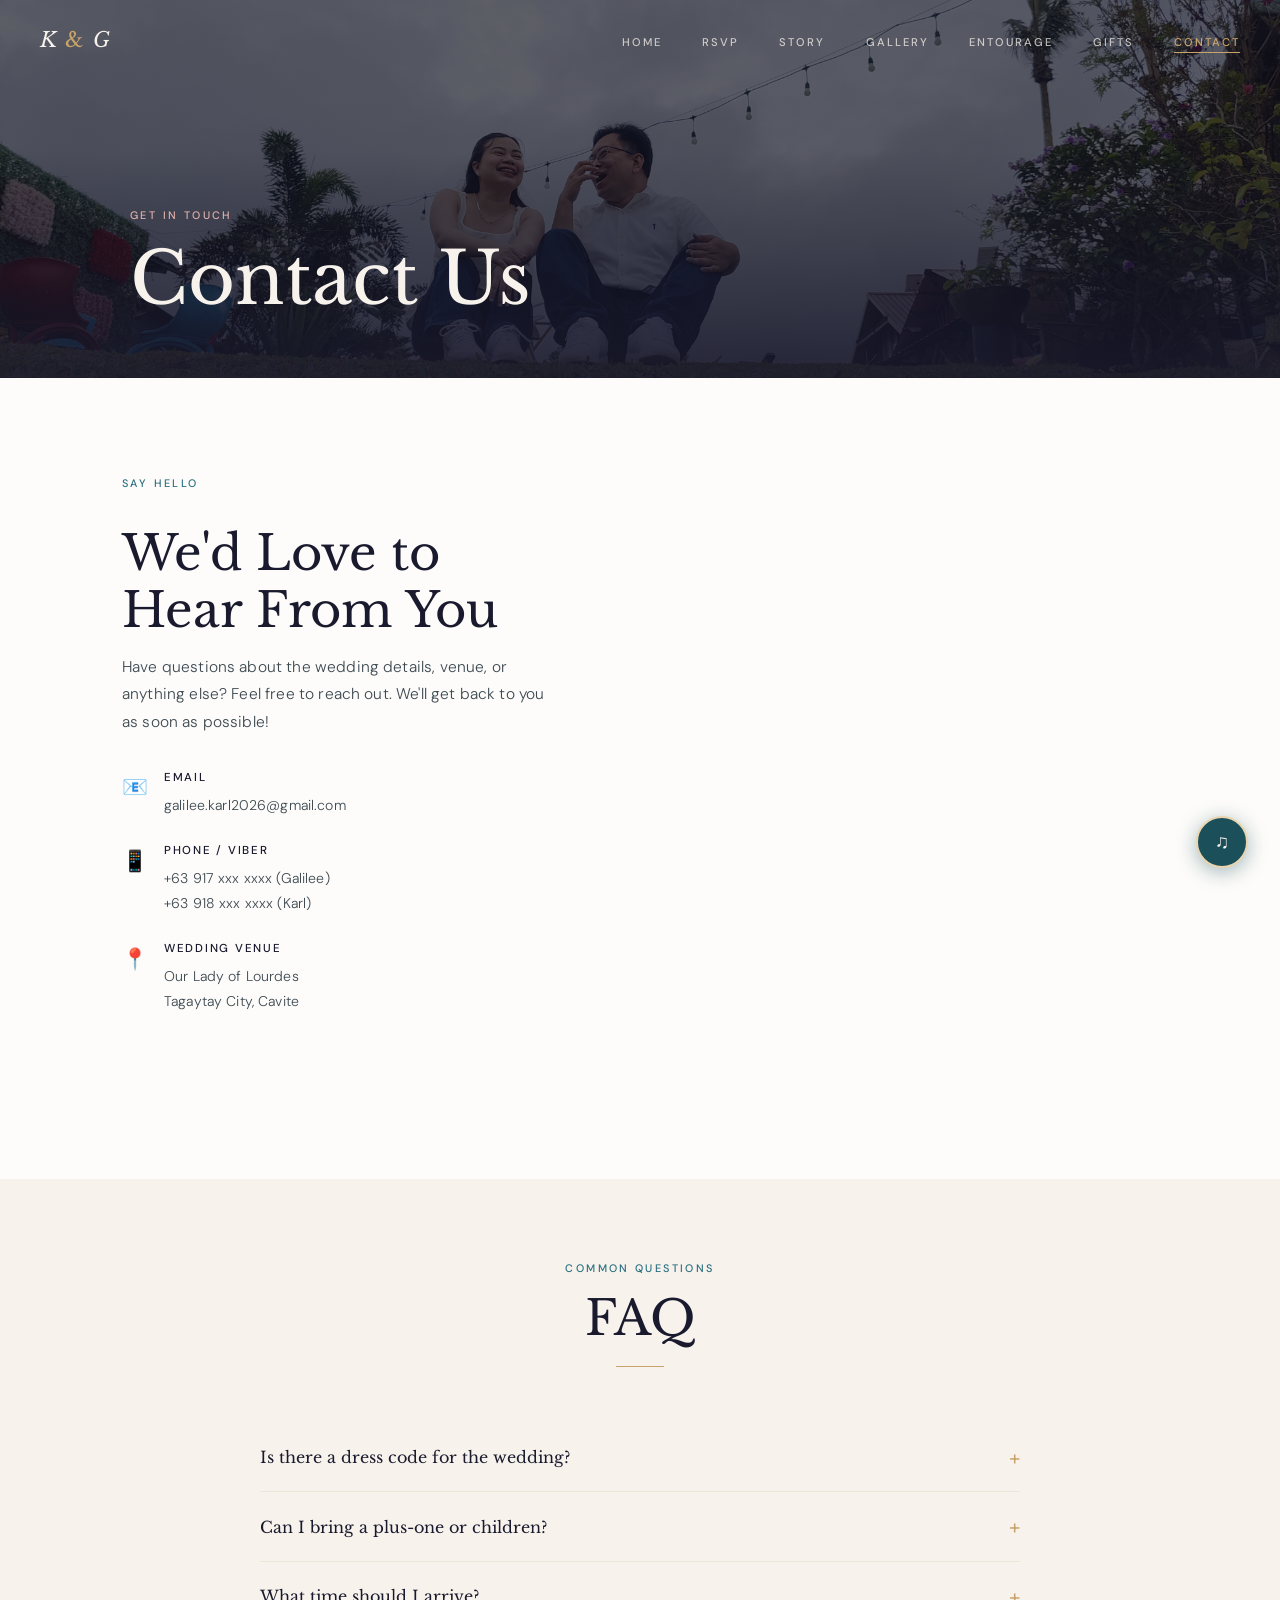
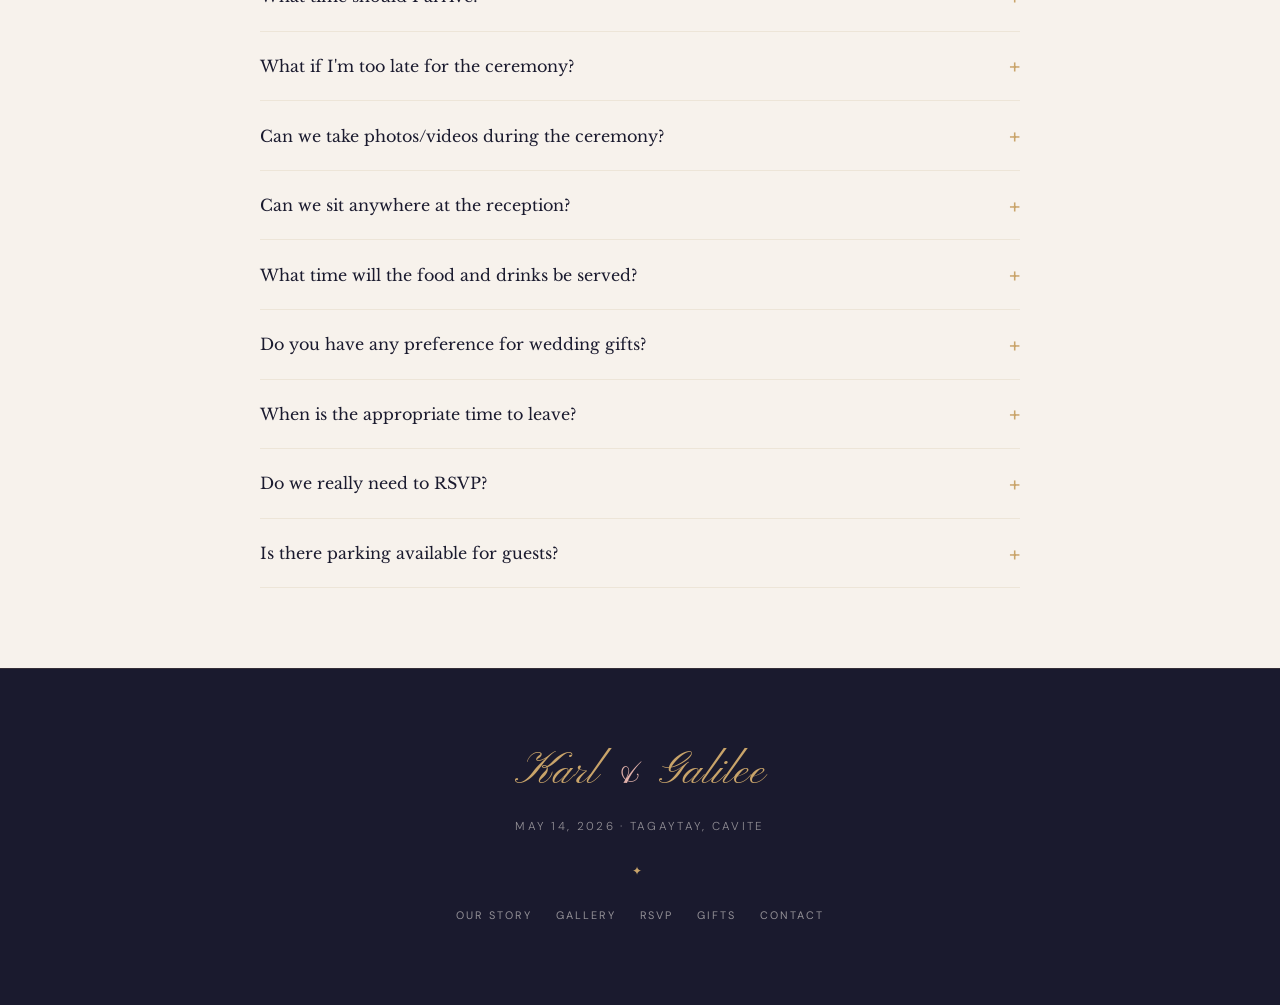
<file: contact.html>
<!DOCTYPE html>
<html lang="en">
<head>
  <meta charset="UTF-8" />
  <meta name="viewport" content="width=device-width, initial-scale=1.0" />
  <title>Contact — Galilee & Karl</title>
  <link rel="stylesheet" href="assets/css/styles.css" />
  <link rel="preconnect" href="https://fonts.googleapis.com" />
  <link rel="preconnect" href="https://fonts.gstatic.com" crossorigin />
  <link href="https://fonts.googleapis.com/css2?family=Libre+Baskerville:ital,wght@0,400;0,700;1,400&family=DM+Sans:wght@300;400;500&family=Pinyon+Script&display=swap" rel="stylesheet" />
</head>
<body>

  <audio id="bgMusic" loop preload="auto">
    <source src="assets/music/wedding-music.mp3" type="audio/mpeg" />
  </audio>
  <button class="music-btn" id="musicBtn" title="Play music" aria-label="Toggle music">
    <span class="music-icon">♫</span>
    <span class="music-ripple"></span>
  </button>

  <nav class="nav" id="navbar">
    <a href="index.html" class="nav-logo">K <span>&</span> G</a>
    <button class="nav-toggle" id="navToggle" aria-label="Menu">
      <span></span><span></span><span></span>
    </button>
    <ul class="nav-links" id="navLinks">
      <li><a href="index.html">Home</a></li>
      <li><a href="rsvp.html">RSVP</a></li>
      <li><a href="story.html">Story</a></li>
      <li><a href="gallery.html">Gallery</a></li>
      <li><a href="entourage.html">Entourage</a></li>
      <li><a href="gifts.html">Gifts</a></li>
      <li><a href="contact.html" class="active">Contact</a></li>
    </ul>
    <div class="nav-overlay" id="navOverlay"></div>
  </nav>

  <section class="page-hero">
    <div class="page-hero-bg">
      <img src="assets/images/cover/prenup-03.jpg" alt="Galilee and Karl" class="page-hero-img" />
      <div class="page-hero-overlay"></div>
    </div>
    <div class="page-hero-content">
      <p class="eyebrow light">Get In Touch</p>
      <h1>Contact Us</h1>
    </div>
  </section>

  <section class="contact-section">
    <div class="container">
      <div class="contact-wrap">
        <div class="contact-info reveal">
          <p class="eyebrow">Say Hello</p>
          <h2>We'd Love to Hear From You</h2>
          <p>Have questions about the wedding details, venue, or anything else? Feel free to reach out. We'll get back to you as soon as possible!</p>

          <div class="contact-details">
            <div class="contact-item">
              <span class="contact-icon">📧</span>
              <div>
                <strong>Email</strong>
                <p>galilee.karl2026@gmail.com</p>
              </div>
            </div>
            <div class="contact-item">
              <span class="contact-icon">📱</span>
              <div>
                <strong>Phone / Viber</strong>
                <p>+63 917 xxx xxxx (Galilee)</p>
                <p>+63 918 xxx xxxx (Karl)</p>
              </div>
            </div>
            <div class="contact-item">
              <span class="contact-icon">📍</span>
              <div>
                <strong>Wedding Venue</strong>
                <p>Our Lady of Lourdes</p>
                <p>Tagaytay City, Cavite</p>
              </div>
            </div>
          </div>
        </div>

        <div class="contact-form-wrap reveal delay-2">
          <div class="gform-embed-contact">
              <iframe
                src="https://docs.google.com/forms/d/e/1FAIpQLSf8R860psRNmorTeduaGHXmNwpkaHfu4kPRqu5ymu7h17w2zQ/viewform?embedded=true"
                frameborder="0"
                marginheight="0"
                marginwidth="0"
                title="Contact Form">
                Loading…
              </iframe>
            </div>
          </div>
        </div>
      </div>
    </div>
  </section>

  <!-- FAQ -->
  <section class="faq-section">
    <div class="container">
      <div class="section-header reveal">
        <p class="eyebrow">Common Questions</p>
        <h2>FAQ</h2>
        <div class="header-line"></div>
      </div>

      <div class="faq-list">
        <div class="faq-item reveal">
          <button class="faq-question">Is there a dress code for the wedding? <span class="faq-arrow">+</span></button>
          <div class="faq-answer">
            <p>Yes! We kindly request Black Tie attire. Gowns and tuxedos are preferred. We ask guests to choose soft, romantic colors — blush, ivory, sage, dusty blue, gold, or midnight black. Please note that white and off-white are reserved for the bride.</p>
        </div>
      </div>

      <div class="faq-item reveal delay-1">
        <button class="faq-question">Can I bring a plus-one or children? <span class="faq-arrow">+</span></button>
        <div class="faq-answer">
          <p>Unfortunately, no. We hope you understand that we can no longer accommodate those who are not on our guest list due to limited seats. We love your adorable babies/children but it’s for ADULT event only. Kids attending are those part of entourage only. Please respect our wishes as we're trying to keep our wedding an intimate celebration.</p>
        </div>
      </div>

      <div class="faq-item reveal delay-2">
        <button class="faq-question">What time should I arrive? <span class="faq-arrow">+</span></button>
        <div class="faq-answer">
          <p>The ceremony will begin at 1:00 in the afternoon. Please arrive at least 15–30 minutes before the ceremony to park and find your seat.</p>
        </div>
      </div>

      <div class="faq-item reveal delay-3">
        <button class="faq-question">What if I'm too late for the ceremony? <span class="faq-arrow">+</span></button>
        <div class="faq-answer">
          <p>If you are late to the ceremony please DO NOT INTERRUPT, either watch from the distance, wait in your car, or go to the directed reception area. We ask that you do not take a seat as to avoid interrupting the ceremony.</p>
        </div>
      </div>

      <div class="faq-item reveal delay-4">
        <button class="faq-question">Can we take photos/videos during the ceremony? <span class="faq-arrow">+</span></button>
        <div class="faq-answer">
          <p>Our ceremony is unplugged and we aim to keep it solemn. All guests are requested to REFRAIN from taking picture/videos during the wedding ceremony.<br><br>After we are announced as Husband and Wife, you are free to take shots. Most importantly, do not block the view of our hired professional photo and video team. We will be sure to share our ceremony photos as soon as we receive them.</p>
        </div>
      </div>

      <div class="faq-item reveal delay-5">
        <button class="faq-question">Can we sit anywhere at the reception? <span class="faq-arrow">+</span></button>
        <div class="faq-answer">
          <p>No. It took us a lot of effort and discussion to finalize the seating arrangement which is planned for everyone's convenience and network preference. Don’t worry—you’ll be seated with your group of friends and family.</p>
        </div>
      </div>

      <div class="faq-item reveal delay-6">
        <button class="faq-question">What time will the food and drinks be served? <span class="faq-arrow">+</span></button>
        <div class="faq-answer">
          <p>Appetizers and refreshments will start after the ceremony. You can use this time to register and mingle with other guests. Dinner will be served immediately after the couple's first dance, along with activities for everyone to enjoy.</p>
        </div>
      </div>

      <div class="faq-item reveal">
        <button class="faq-question">Do you have any preference for wedding gifts? <span class="faq-arrow">+</span></button>
        <div class="faq-answer">
          <p>As love is what this day is all about, your presence is something we couldn't celebrate without. We are truly grateful for your time and effort just to be with us. However, if you wish to give us something, monetary blessings as we build our forever home would be very much appreciated.</p>
        </div>
      </div>

      <div class="faq-item reveal delay-1">
        <button class="faq-question">When is the appropriate time to leave? <span class="faq-arrow">+</span></button>
        <div class="faq-answer">
          <p>We devoted a lot of time and effort to plan our wedding for everyone to enjoy. We would love for you to stay and enjoy the full program. Please don’t eat and run.</p>
        </div>
      </div>

      <div class="faq-item reveal delay-2">
        <button class="faq-question">Do we really need to RSVP? <span class="faq-arrow">+</span></button>
        <div class="faq-answer">
          <p>Yes. This helps us finalize the headcount for catering and seating arrangements. Please confirm through our RSVP page.<br><br>If your plans change, let us know as soon as possible so we can adjust accordingly.</p>
        </div>
      </div>

      <div class="faq-item reveal delay-3">
        <button class="faq-question">Is there parking available for guests? <span class="faq-arrow">+</span></button>
        <div class="faq-answer">
          <p>There is enough parking space allotted for guests. Reservation is no longer required.</p>
        </div>
      </div>
      </div>
    </div>
  </section>

  <footer class="footer">
    <div class="footer-inner">
      <p class="footer-names">Karl <span>&amp;</span> Galilee</p>
      <p class="footer-date">May 14, 2026 · Tagaytay, Cavite</p>
      <div class="footer-divider">✦</div>
      <div class="footer-links">
        <a href="story.html">Our Story</a>
        <a href="gallery.html">Gallery</a>
        <a href="rsvp.html">RSVP</a>
        <a href="gifts.html">Gifts</a>
        <a href="contact.html">Contact</a>
      </div>
      <!--<p class="footer-copy">Made with love &hearts; for our special day</p>-->
    </div>
  </footer>

  <script src="assets/js/script.js"></script>
</body>
</html>
</file>
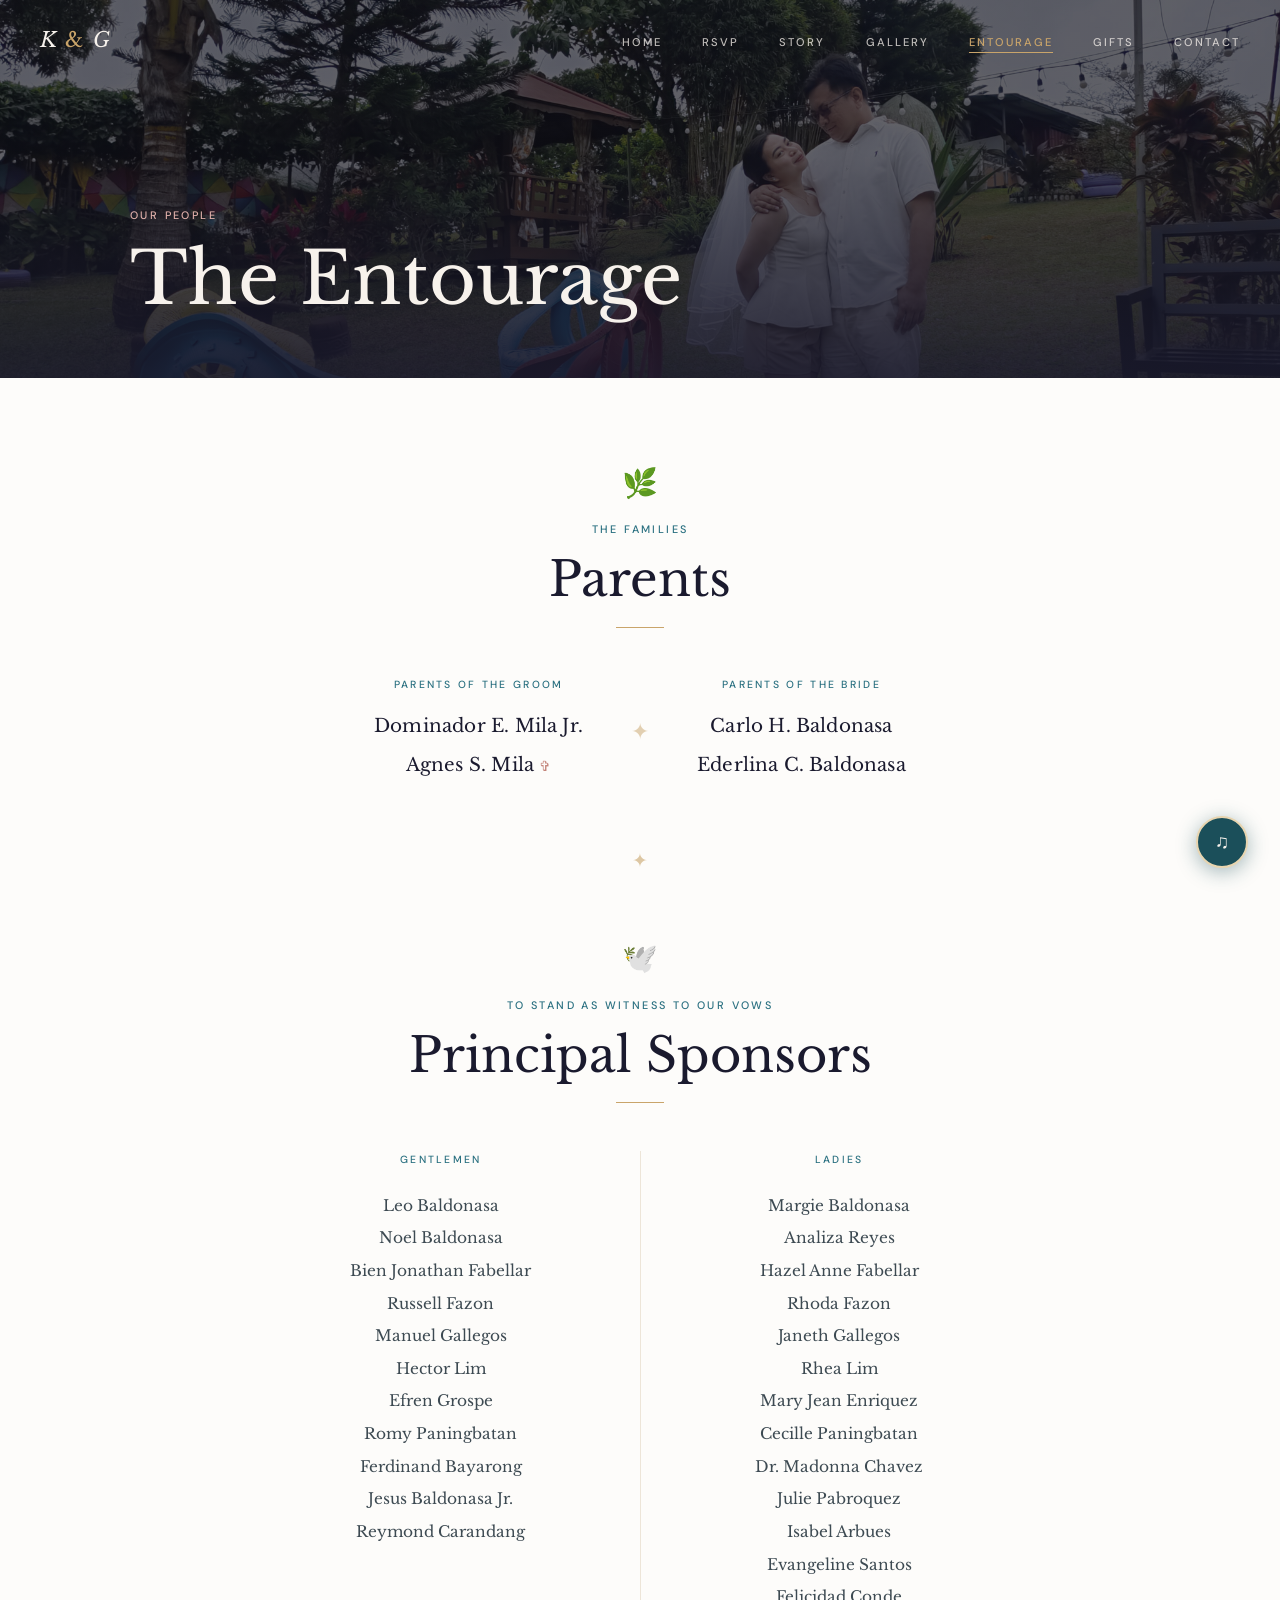
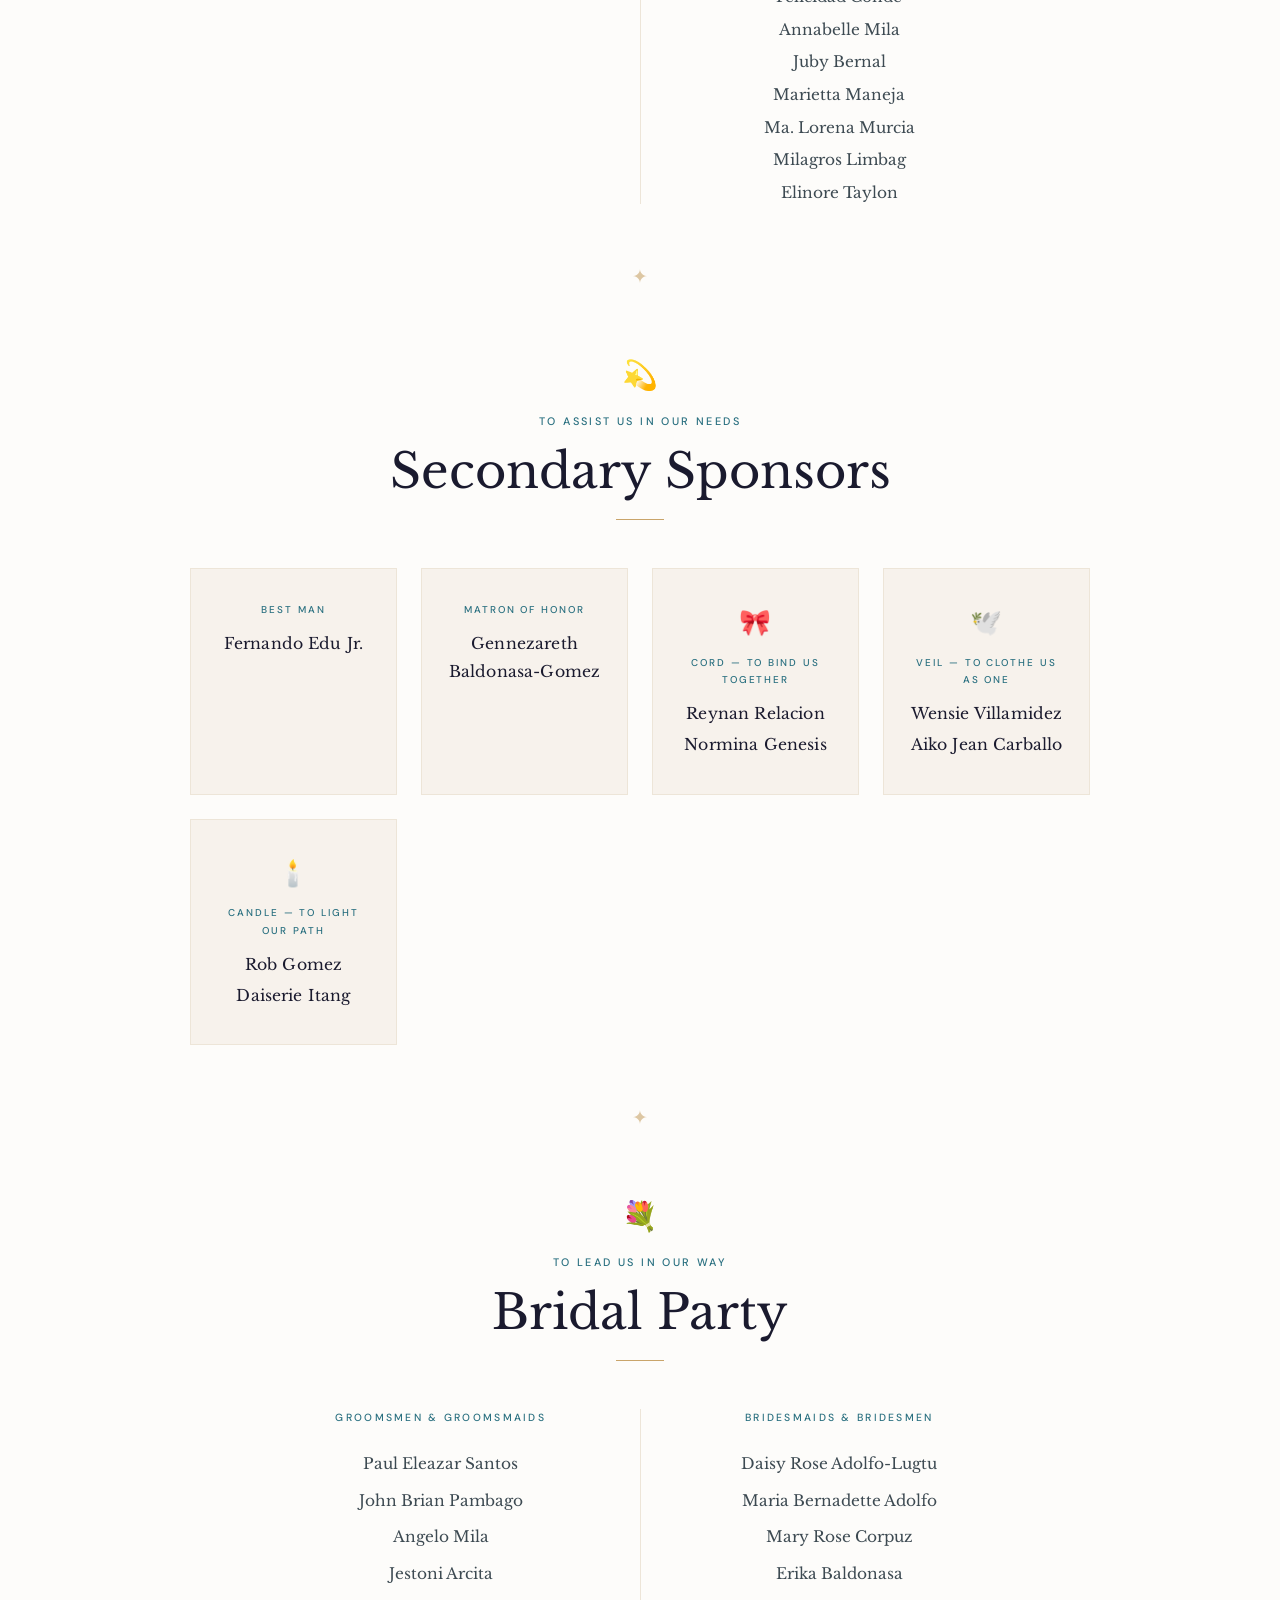
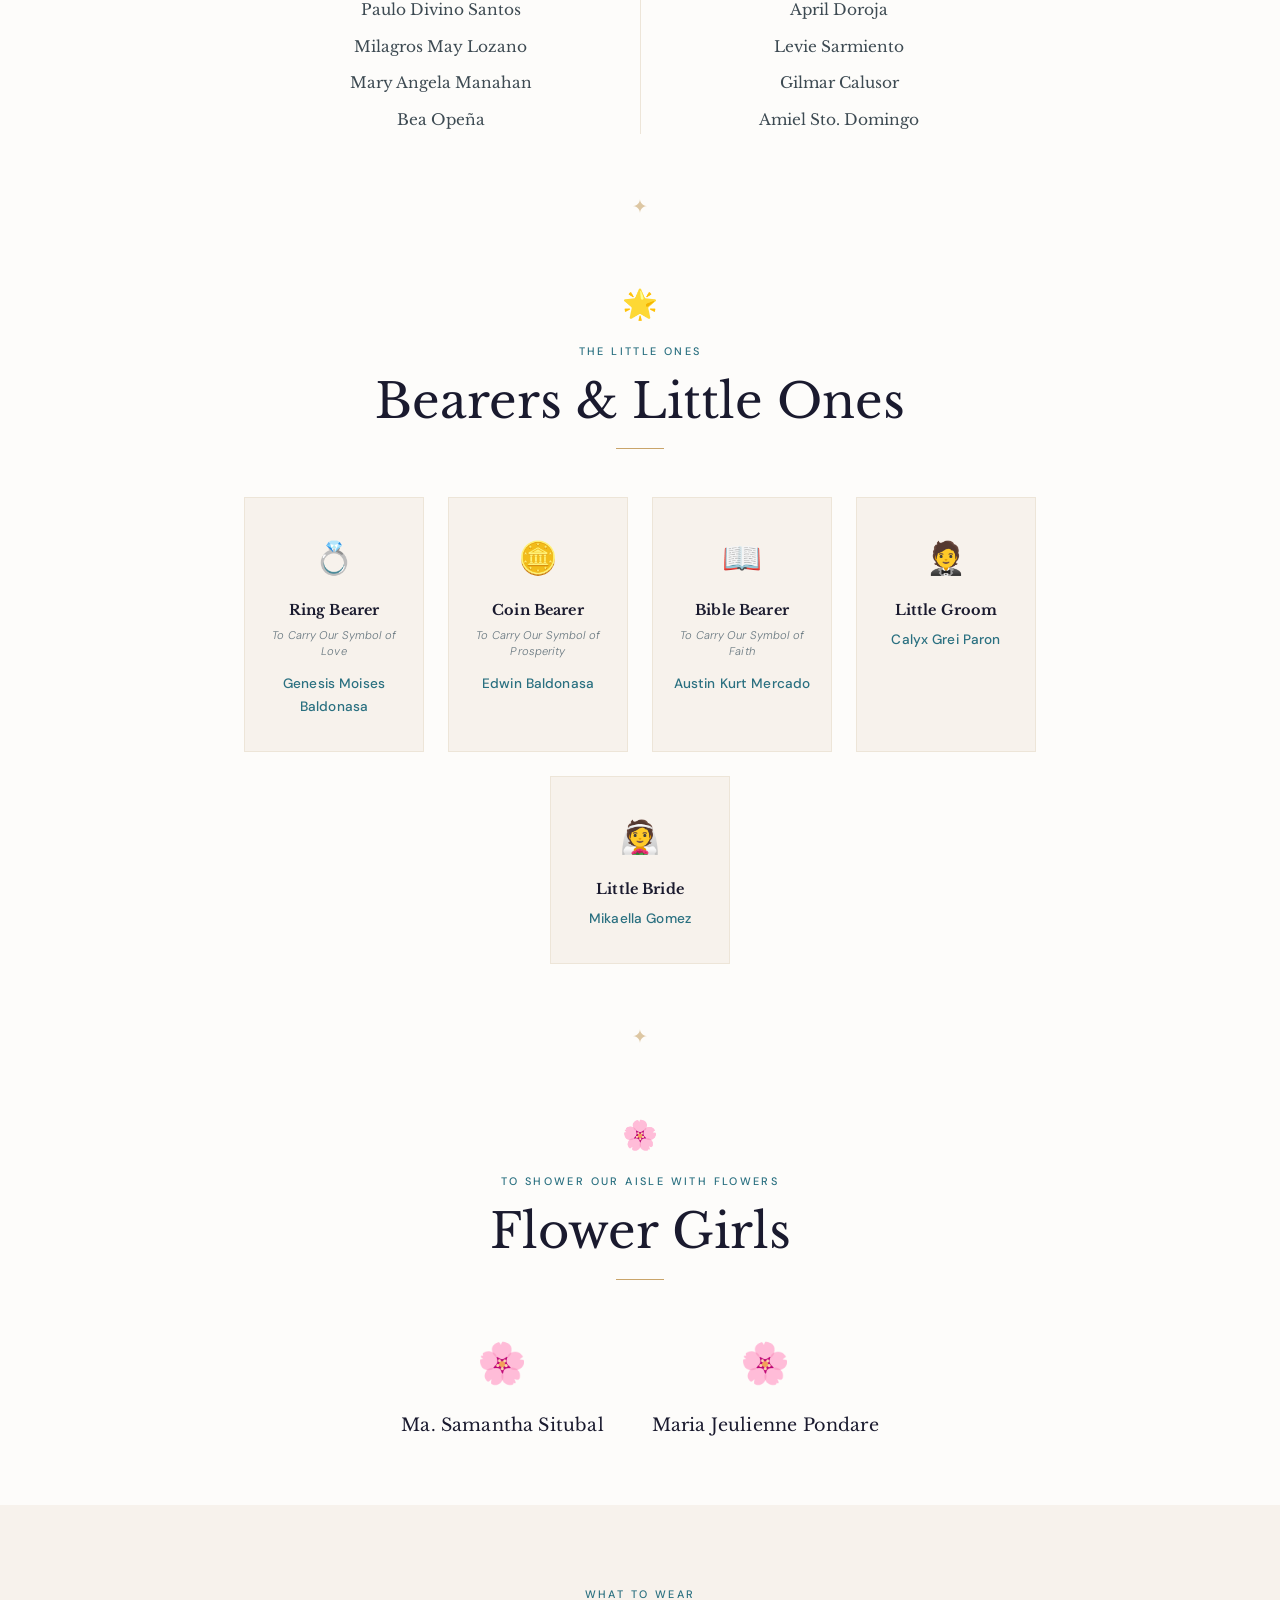
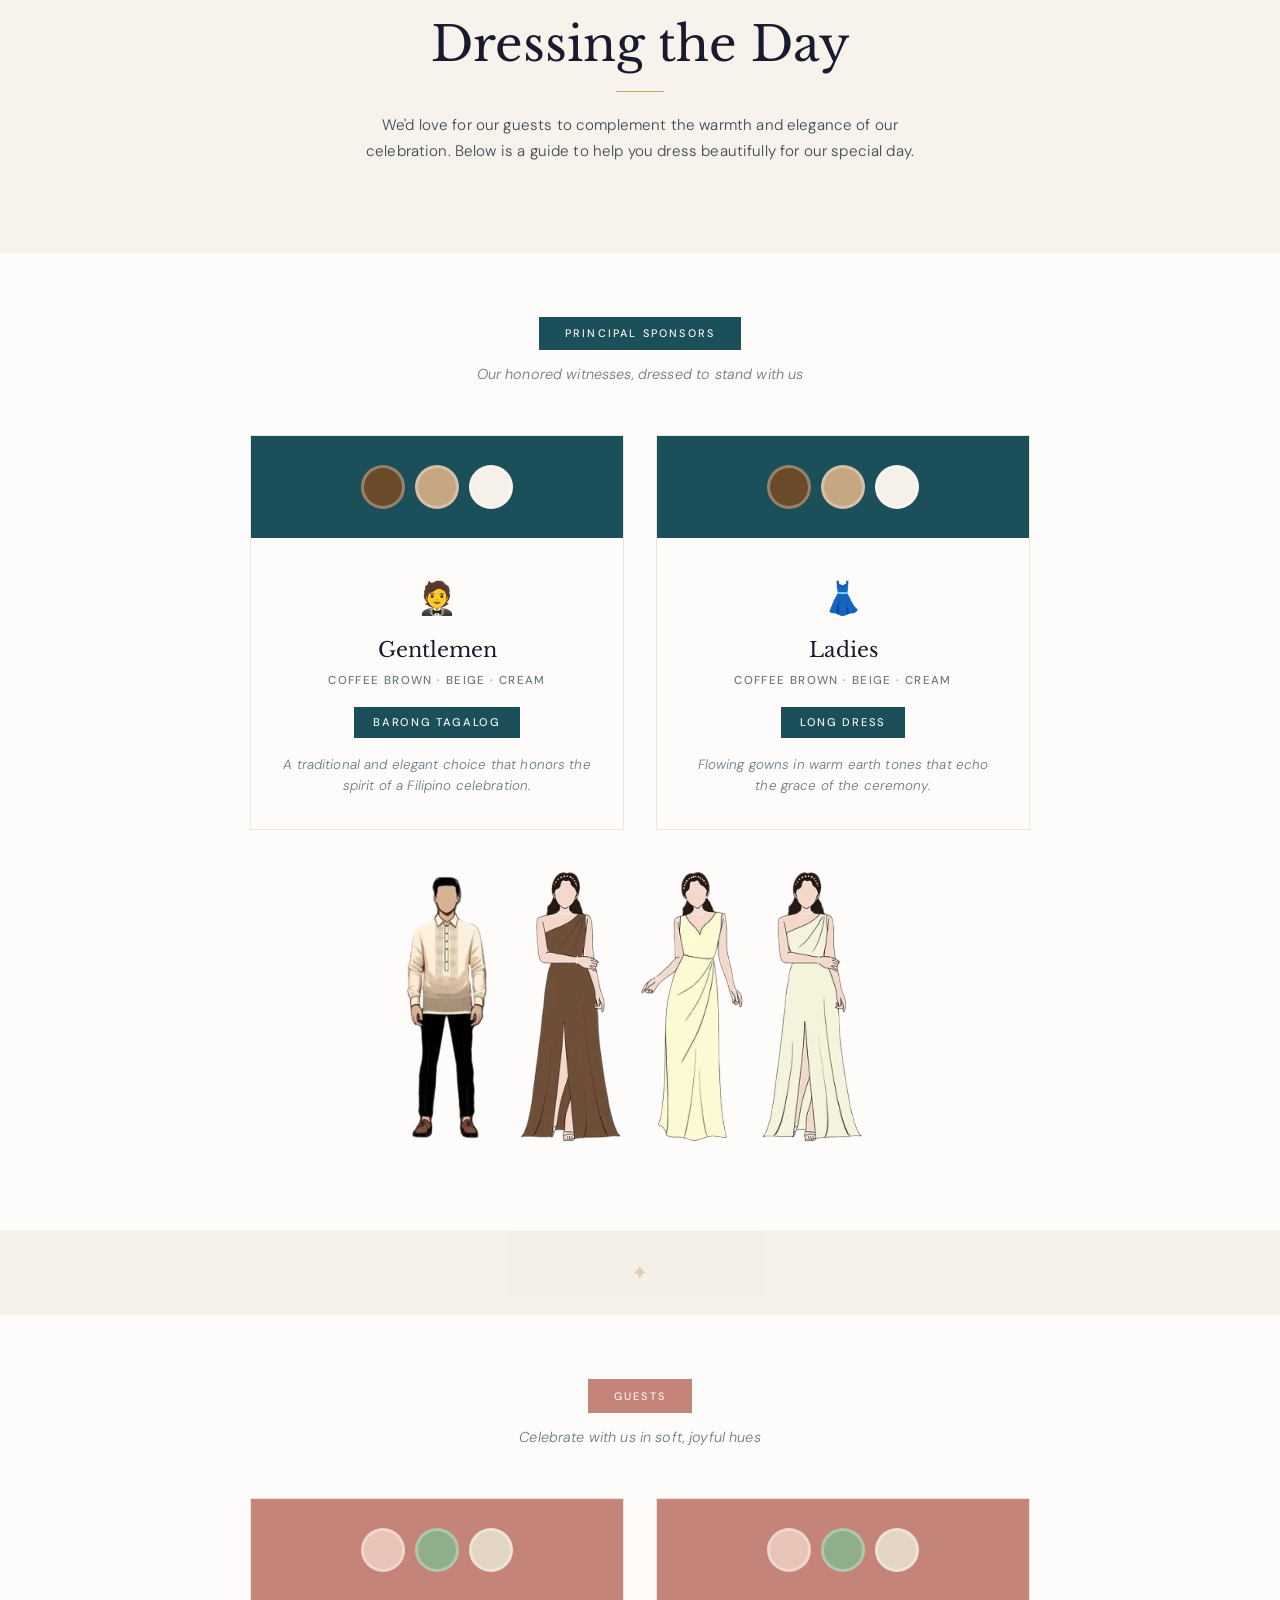
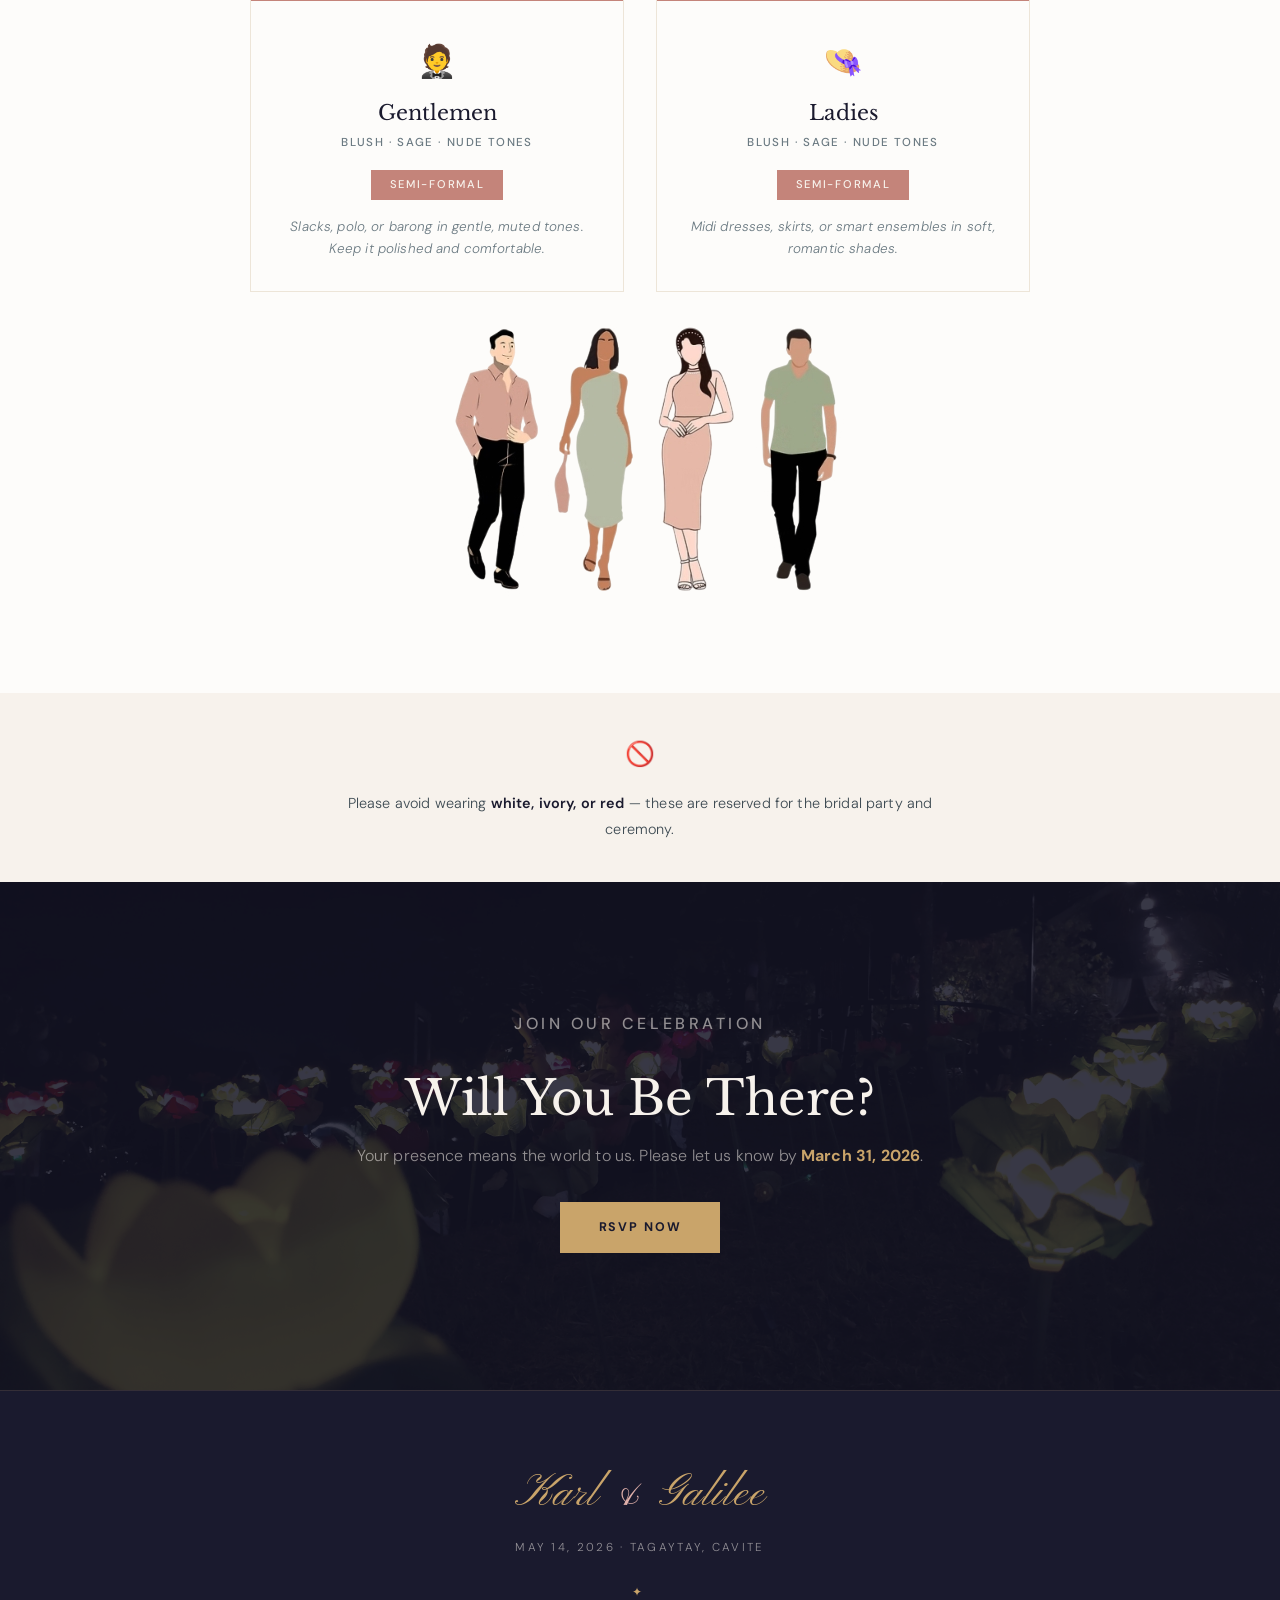
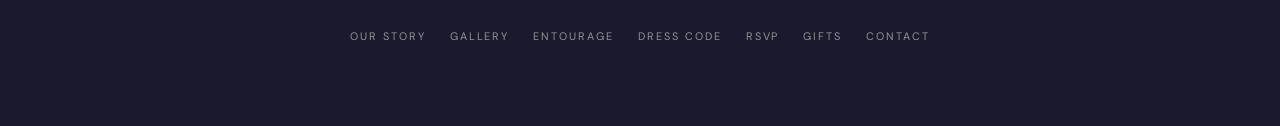
<file: entourage.html>
<!DOCTYPE html>
<html lang="en">
<head>
  <meta charset="UTF-8" />
  <meta name="viewport" content="width=device-width, initial-scale=1.0" />
  <title>Entourage — Karl & Galilee</title>
  <link rel="stylesheet" href="assets/css/styles.css" />
  <link rel="preconnect" href="https://fonts.googleapis.com" />
  <link rel="preconnect" href="https://fonts.gstatic.com" crossorigin />
  <link href="https://fonts.googleapis.com/css2?family=Libre+Baskerville:ital,wght@0,400;0,700;1,400&family=DM+Sans:wght@300;400;500&family=Pinyon+Script&display=swap" rel="stylesheet" />
</head>
<body>

  <audio id="bgMusic" loop preload="auto">
    <source src="assets/music/wedding-music.mp3" type="audio/mpeg" />
  </audio>
  <button class="music-btn" id="musicBtn" title="Play music" aria-label="Toggle music">
    <span class="music-icon">♫</span>
    <span class="music-ripple"></span>
  </button>

  <nav class="nav" id="navbar">
    <a href="index.html" class="nav-logo">K <span>&</span> G</a>
    <button class="nav-toggle" id="navToggle" aria-label="Menu">
      <span></span><span></span><span></span>
    </button>
    <ul class="nav-links" id="navLinks">
      <li><a href="index.html">Home</a></li>
      <li><a href="rsvp.html">RSVP</a></li>
      <li><a href="story.html">Story</a></li>
      <li><a href="gallery.html">Gallery</a></li>
      <li><a href="entourage.html" class="active">Entourage</a></li>
      <li><a href="gifts.html">Gifts</a></li>
      <li><a href="contact.html">Contact</a></li>
    </ul>
    <div class="nav-overlay" id="navOverlay"></div>
  </nav>

  <!-- PAGE HERO -->
  <section class="page-hero">
    <div class="page-hero-bg">
      <img src="assets/images/cover/entourage.jpg" alt="Karl and Galilee" class="page-hero-img" />
      <div class="page-hero-overlay"></div>
    </div>
    <div class="page-hero-content">
      <p class="eyebrow light">Our People</p>
      <h1>The Entourage</h1>
    </div>
  </section>

  <!-- PARENTS -->
  <section class="entourage-section">
    <div class="container">

      <div class="entourage-block reveal">
        <div class="entourage-label">
          <span class="entourage-icon">🌿</span>
          <p class="eyebrow">The Families</p>
          <h2>Parents</h2>
          <div class="header-line"></div>
        </div>

        <div class="parents-grid">
          <div class="parent-group reveal delay-1">
            <p class="parent-tag">Parents of the Groom</p>
            <p class="parent-name">Dominador E. Mila Jr.</p>
            <p class="parent-name">Agnes S. Mila <span class="deceased">✞</span></p>
          </div>
          <div class="parent-divider">✦</div>
          <div class="parent-group reveal delay-2">
            <p class="parent-tag">Parents of the Bride</p>
            <p class="parent-name">Carlo H. Baldonasa</p>
            <p class="parent-name">Ederlina C. Baldonasa</p>
          </div>
        </div>
      </div>

      <div class="entourage-divider">✦</div>

      <!-- PRINCIPAL SPONSORS -->
      <div class="entourage-block reveal">
        <div class="entourage-label">
          <span class="entourage-icon">🕊️</span>
          <p class="eyebrow">To Stand as Witness to Our Vows</p>
          <h2>Principal Sponsors</h2>
          <div class="header-line"></div>
        </div>

        <div class="sponsors-columns">
          <div class="sponsor-col reveal delay-1">
            <p class="sponsor-col-label">Gentlemen</p>
            <ul class="sponsor-list">
              <li>Leo Baldonasa</li>
              <li>Noel Baldonasa</li>
              <li>Bien Jonathan Fabellar</li>
              <li>Russell Fazon</li>
              <li>Manuel Gallegos</li>
              <li>Hector Lim</li>
              <li>Efren Grospe</li>
              <li>Romy Paningbatan</li>
              <li>Ferdinand Bayarong</li>
              <li>Jesus Baldonasa Jr.</li>
              <li>Reymond Carandang</li>
            </ul>
          </div>
          <div class="sponsor-col-divider"></div>
          <div class="sponsor-col reveal delay-2">
            <p class="sponsor-col-label">Ladies</p>
            <ul class="sponsor-list">
              <li>Margie Baldonasa</li>
              <li>Analiza Reyes</li>
              <li>Hazel Anne Fabellar</li>
              <li>Rhoda Fazon</li>
              <li>Janeth Gallegos</li>
              <li>Rhea Lim</li>
              <li>Mary Jean Enriquez</li>
              <li>Cecille Paningbatan</li>
              <li>Dr. Madonna Chavez</li>
              <li>Julie Pabroquez</li>
              <li>Isabel Arbues</li>
              <li>Evangeline Santos</li>
              <li>Felicidad Conde</li>
              <li>Annabelle Mila</li>
              <li>Juby Bernal</li>
              <li>Marietta Maneja</li>
              <li>Ma. Lorena Murcia</li>
              <li>Milagros Limbag</li>
              <li>Elinore Taylon</li>
            </ul>
          </div>
        </div>
      </div>

      <div class="entourage-divider">✦</div>

      <!-- SECONDARY SPONSORS -->
      <div class="entourage-block reveal">
        <div class="entourage-label">
          <span class="entourage-icon">💫</span>
          <p class="eyebrow">To Assist Us in Our Needs</p>
          <h2>Secondary Sponsors</h2>
          <div class="header-line"></div>
        </div>

        <div class="secondary-grid">
          <div class="secondary-card reveal delay-1">
            <p class="secondary-role">Best Man</p>
            <p class="secondary-name">Fernando Edu Jr.</p>
          </div>
          <div class="secondary-card reveal delay-2">
            <p class="secondary-role">Matron of Honor</p>
            <p class="secondary-name">Gennezareth Baldonasa-Gomez</p>
          </div>
          <div class="secondary-card reveal delay-1">
            <p class="secondary-role-symbol">🎀</p>
            <p class="secondary-role">Cord — To Bind Us Together</p>
            <p class="secondary-name">Reynan Relacion</p>
            <p class="secondary-name">Normina Genesis</p>
          </div>
          <div class="secondary-card reveal delay-2">
            <p class="secondary-role-symbol">🕊️</p>
            <p class="secondary-role">Veil — To Clothe Us as One</p>
            <p class="secondary-name">Wensie Villamidez</p>
            <p class="secondary-name">Aiko Jean Carballo</p>
          </div>
          <div class="secondary-card reveal delay-3">
            <p class="secondary-role-symbol">🕯️</p>
            <p class="secondary-role">Candle — To Light Our Path</p>
            <p class="secondary-name">Rob Gomez</p>
            <p class="secondary-name">Daiserie Itang</p>
          </div>
        </div>
      </div>

      <div class="entourage-divider">✦</div>

      <!-- BRIDAL PARTY -->
      <div class="entourage-block reveal">
        <div class="entourage-label">
          <span class="entourage-icon">💐</span>
          <p class="eyebrow">To Lead Us in Our Way</p>
          <h2>Bridal Party</h2>
          <div class="header-line"></div>
        </div>

        <div class="bridal-grid">
          <div class="bridal-side reveal delay-1">
            <p class="bridal-side-title">Groomsmen & Groomsmaids</p>
            <ul class="bridal-list">
              <li>Paul Eleazar Santos</li>
              <li>John Brian Pambago</li>
              <li>Angelo Mila</li>
              <li>Jestoni Arcita</li>
              <li>Paulo Divino Santos</li>
              <li>Milagros May Lozano</li>
              <li>Mary Angela Manahan</li>
              <li>Bea Opeña</li>
            </ul>
          </div>
          <div class="bridal-divider"></div>
          <div class="bridal-side reveal delay-2">
            <p class="bridal-side-title">Bridesmaids & Bridesmen</p>
            <ul class="bridal-list">
              <li>Daisy Rose Adolfo-Lugtu</li>
              <li>Maria Bernadette Adolfo</li>
              <li>Mary Rose Corpuz</li>
              <li>Erika Baldonasa</li>
              <li>April Doroja</li>
              <li>Levie Sarmiento</li>
              <li>Gilmar Calusor</li>
              <li>Amiel Sto. Domingo</li>
            </ul>
          </div>
        </div>
      </div>

      <div class="entourage-divider">✦</div>

      <!-- BEARERS & LITTLE ONES -->
      <div class="entourage-block reveal">
        <div class="entourage-label">
          <span class="entourage-icon">🌟</span>
          <p class="eyebrow">The Little Ones</p>
          <h2>Bearers & Little Ones</h2>
          <div class="header-line"></div>
        </div>

        <div class="bearers-grid">
          <div class="bearer-card reveal delay-1">
            <span class="bearer-emoji">💍</span>
            <p class="bearer-role">Ring Bearer</p>
            <p class="bearer-desc">To Carry Our Symbol of Love</p>
            <p class="bearer-name">Genesis Moises Baldonasa</p>
          </div>
          <div class="bearer-card reveal delay-2">
            <span class="bearer-emoji">🪙</span>
            <p class="bearer-role">Coin Bearer</p>
            <p class="bearer-desc">To Carry Our Symbol of Prosperity</p>
            <p class="bearer-name">Edwin Baldonasa</p>
          </div>
          <div class="bearer-card reveal delay-3">
            <span class="bearer-emoji">📖</span>
            <p class="bearer-role">Bible Bearer</p>
            <p class="bearer-desc">To Carry Our Symbol of Faith</p>
            <p class="bearer-name">Austin Kurt Mercado</p>
          </div>
          <div class="bearer-card reveal delay-1">
            <span class="bearer-emoji">🤵</span>
            <p class="bearer-role">Little Groom</p>
            <p class="bearer-name">Calyx Grei Paron</p>
          </div>
          <div class="bearer-card reveal delay-2">
            <span class="bearer-emoji">👰</span>
            <p class="bearer-role">Little Bride</p>
            <p class="bearer-name">Mikaella Gomez</p>
          </div>
        </div>
      </div>

      <div class="entourage-divider">✦</div>

      <!-- FLOWER GIRLS -->
      <div class="entourage-block reveal">
        <div class="entourage-label">
          <span class="entourage-icon">🌸</span>
          <p class="eyebrow">To Shower Our Aisle with Flowers</p>
          <h2>Flower Girls</h2>
          <div class="header-line"></div>
        </div>

        <div class="flower-girls-wrap">
          <div class="flower-girl reveal delay-1">
            <span class="flower-girl-icon">🌸</span>
            <p class="flower-girl-name">Ma. Samantha Situbal</p>
          </div>
          <div class="flower-girl reveal delay-2">
            <span class="flower-girl-icon">🌸</span>
            <p class="flower-girl-name">Maria Jeulienne Pondare</p>
          </div>
        </div>
      </div>


    </div>
  </section>

  
  <!-- INTRO -->
  <section class="dresscode-intro">
    <div class="container">
      <div class="section-header reveal">
        <p class="eyebrow">What to Wear</p>
        <h2>Dressing the Day</h2>
        <div class="header-line"></div>
        <p class="section-subtitle">We'd love for our guests to complement the warmth and elegance of our celebration. Below is a guide to help you dress beautifully for our special day.</p>
      </div>
    </div>
  </section>

  <!-- PRINCIPAL SPONSORS DRESS CODE -->
  <section class="dresscode-section dresscode-principals">
    <div class="container">
      <div class="dresscode-heading reveal">
        <div class="dresscode-badge">Principal Sponsors</div>
        <p class="dresscode-tagline">Our honored witnesses, dressed to stand with us</p>
      </div>

      <div class="dresscode-panels">
        <!-- Gentlemen -->
        <div class="dresscode-panel reveal delay-1">
          <div class="dresscode-panel-top">
            <div class="dresscode-palette-strip">
              <div class="dc-swatch" style="background:#6B4A2A;" title="Coffee Brown"></div>
              <div class="dc-swatch" style="background:#C5A882;" title="Beige"></div>
              <div class="dc-swatch" style="background:#F5F0E8;" title="Cream"></div>
            </div>
          </div>
          <div class="dresscode-panel-body">
            <span class="dc-gender-icon">🤵</span>
            <h3>Gentlemen</h3>
            <div class="dc-palette-names">Coffee Brown · Beige · Cream</div>
            <div class="dc-attire-pill">Barong Tagalog</div>
            <p class="dc-note">A traditional and elegant choice that honors the spirit of a Filipino celebration.</p>
          </div>
        </div>

        <!-- Ladies -->
        <div class="dresscode-panel reveal delay-2">
          <div class="dresscode-panel-top">
            <div class="dresscode-palette-strip">
              <div class="dc-swatch" style="background:#6B4A2A;" title="Coffee Brown"></div>
              <div class="dc-swatch" style="background:#C5A882;" title="Beige"></div>
              <div class="dc-swatch" style="background:#F5F0E8;" title="Cream"></div>
            </div>
          </div>
          <div class="dresscode-panel-body">
            <span class="dc-gender-icon">👗</span>
            <h3>Ladies</h3>
            <div class="dc-palette-names">Coffee Brown · Beige · Cream</div>
            <div class="dc-attire-pill">Long Dress</div>
            <p class="dc-note">Flowing gowns in warm earth tones that echo the grace of the ceremony.</p>
          </div>
        </div>

        
        
      </div>

      <div class="dresscode-img reveal delay-2">
          <img src="assets/images/attire-principal.png" alt="">
      </div>
    </div>
    
  </section>

  <!-- DIVIDER -->
  <div class="dresscode-divider-strip">
    <span>✦</span>
  </div>

  <!-- GUESTS DRESS CODE -->
  <section class="dresscode-section dresscode-guests">
    <div class="container">
      <div class="dresscode-heading reveal">
        <div class="dresscode-badge dresscode-badge--soft">Guests</div>
        <p class="dresscode-tagline">Celebrate with us in soft, joyful hues</p>
      </div>

      <div class="dresscode-panels">
        <!-- Gentlemen -->
        <div class="dresscode-panel reveal delay-1">
          <div class="dresscode-panel-top dresscode-panel-top--soft">
            <div class="dresscode-palette-strip">
              <div class="dc-swatch" style="background:#E8C4B8;" title="Blush"></div>
              <div class="dc-swatch" style="background:#8FAF8A;" title="Sage"></div>
              <div class="dc-swatch" style="background:#E3D5C4;" title="Nude"></div>
            </div>
          </div>
          <div class="dresscode-panel-body">
            <span class="dc-gender-icon">🤵</span>
            <h3>Gentlemen</h3>
            <div class="dc-palette-names">Blush · Sage · Nude Tones</div>
            <div class="dc-attire-pill dc-attire-pill--soft">Semi-Formal</div>
            <p class="dc-note">Slacks, polo, or barong in gentle, muted tones. Keep it polished and comfortable.</p>
          </div>
        </div>

        <!-- Ladies -->
        <div class="dresscode-panel reveal delay-2">
          <div class="dresscode-panel-top dresscode-panel-top--soft">
            <div class="dresscode-palette-strip">
              <div class="dc-swatch" style="background:#E8C4B8;" title="Blush"></div>
              <div class="dc-swatch" style="background:#8FAF8A;" title="Sage"></div>
              <div class="dc-swatch" style="background:#E3D5C4;" title="Nude"></div>
            </div>
          </div>
          <div class="dresscode-panel-body">
            <span class="dc-gender-icon">👒</span>
            <h3>Ladies</h3>
            <div class="dc-palette-names">Blush · Sage · Nude Tones</div>
            <div class="dc-attire-pill dc-attire-pill--soft">Semi-Formal</div>
            <p class="dc-note">Midi dresses, skirts, or smart ensembles in soft, romantic shades.</p>
          </div>
        </div>
      </div>

           <div class="dresscode-img reveal delay-2">
          <img src="assets/images/attire-guests.png" alt="">
      </div>
    </div>
  </section>

  <!-- REMINDER STRIP -->
  <section class="dresscode-reminder reveal">
    <div class="container">
      <div class="dresscode-reminder-inner">
        <span class="dresscode-reminder-icon">🚫</span>
        <p>Please avoid wearing <strong>white, ivory, or red</strong> — these are reserved for the bridal party and ceremony.</p>
      </div>
    </div>
  </section>


  <!-- RSVP CTA -->
  <section class="rsvp-cta">
    <div class="rsvp-cta-bg">
      <img src="assets/images/cover/main-bottom.jpg" alt="" class="rsvp-cta-img" />
      <div class="rsvp-cta-overlay"></div>
    </div>
    <div class="rsvp-cta-content reveal">
      <p class="eyebrow lightx">Join Our Celebration</p>
      <h2>Will You Be There?</h2>
      <p>Your presence means the world to us. Please let us know by <strong>March 31, 2026</strong>.</p>
      <a href="rsvp.html" class="btn-primary">RSVP Now</a>
    </div>
  </section>

  <footer class="footer">
    <div class="footer-inner">
      <p class="footer-names">Karl <span>&amp;</span> Galilee</p>
      <p class="footer-date">May 14, 2026 · Tagaytay, Cavite</p>
      <div class="footer-divider">✦</div>
      <div class="footer-links">
        <a href="story.html">Our Story</a>
        <a href="gallery.html">Gallery</a>
        <a href="entourage.html">Entourage</a>
        <a href="dresscode.html">Dress Code</a>
        <a href="rsvp.html">RSVP</a>
        <a href="gifts.html">Gifts</a>
        <a href="contact.html">Contact</a>
      </div>
      <!--<p class="footer-copy">Made with love &hearts; for our special day</p>-->
    </div>
  </footer>

  <script src="assets/js/script.js"></script>
</body>
</html>
</file>
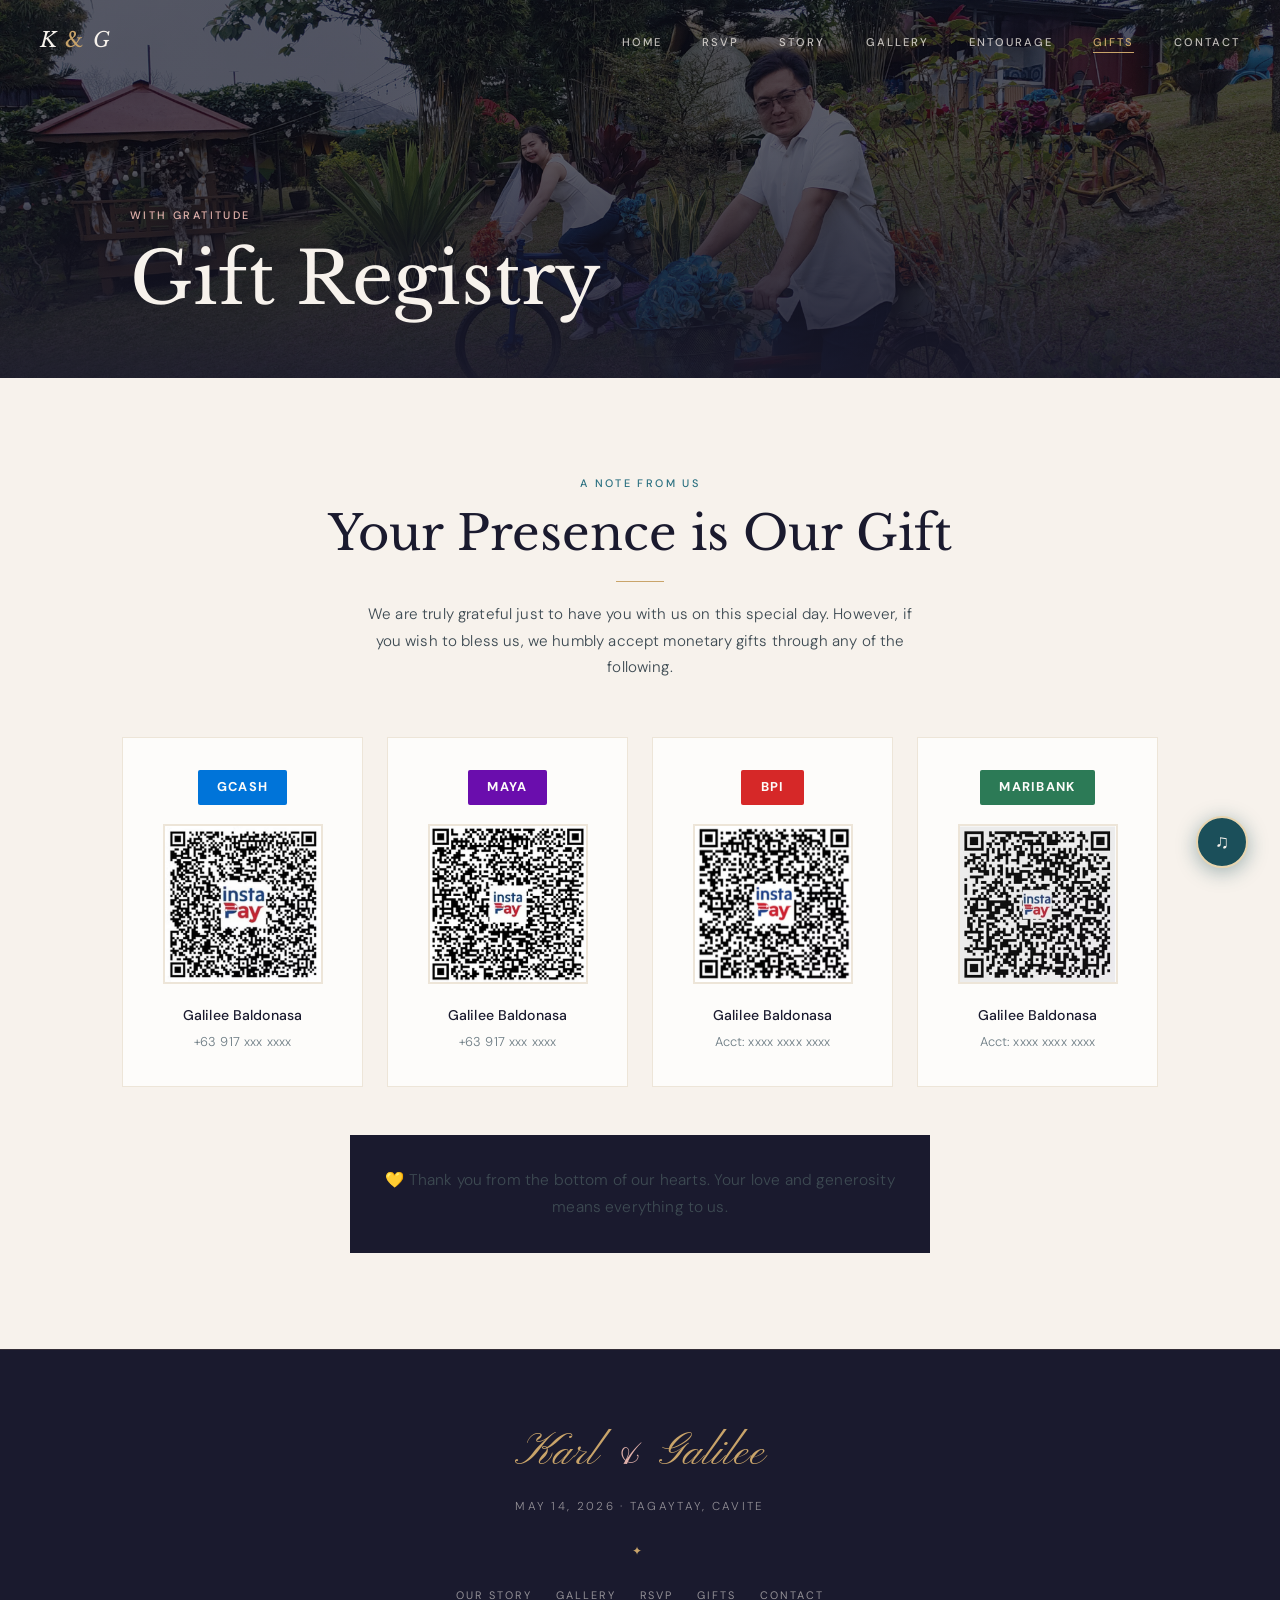
<file: gifts.html>
<!DOCTYPE html>
<html lang="en">
<head>
  <meta charset="UTF-8" />
  <meta name="viewport" content="width=device-width, initial-scale=1.0" />
  <title>Gifts — Karl & Galilee</title>
  <link rel="stylesheet" href="assets/css/styles.css" />
  <link rel="preconnect" href="https://fonts.googleapis.com" />
  <link rel="preconnect" href="https://fonts.gstatic.com" crossorigin />
  <link href="https://fonts.googleapis.com/css2?family=Libre+Baskerville:ital,wght@0,400;0,700;1,400&family=DM+Sans:wght@300;400;500&family=Pinyon+Script&display=swap" rel="stylesheet" />
</head>
<body>

  <audio id="bgMusic" loop preload="auto">
    <source src="assets/music/wedding-music.mp3" type="audio/mpeg" />
  </audio>
  <button class="music-btn" id="musicBtn" title="Play music" aria-label="Toggle music">
    <span class="music-icon">♫</span>
    <span class="music-ripple"></span>
  </button>

  <nav class="nav" id="navbar">
    <a href="index.html" class="nav-logo">K <span>&</span> G</a>
    <button class="nav-toggle" id="navToggle" aria-label="Menu">
      <span></span><span></span><span></span>
    </button>
    <ul class="nav-links" id="navLinks">
      <li><a href="index.html">Home</a></li>
      <li><a href="rsvp.html">RSVP</a></li>
      <li><a href="story.html">Story</a></li>
      <li><a href="gallery.html">Gallery</a></li>
      <li><a href="entourage.html">Entourage</a></li>
      <li><a href="gifts.html" class="active">Gifts</a></li>
      <li><a href="contact.html">Contact</a></li>
    </ul>
    <div class="nav-overlay" id="navOverlay"></div>
  </nav>

  <section class="page-hero">
    <div class="page-hero-bg">
      <img src="assets/images/cover/prenup-01.jpg" alt="Karl and Galilee" class="page-hero-img" />
      <div class="page-hero-overlay"></div>
    </div>
    <div class="page-hero-content">
      <p class="eyebrow light">With Gratitude</p>
      <h1>Gift Registry</h1>
    </div>
  </section>

  <section class="gifts-section">
    <div class="container">
      <div class="section-header reveal">
        <p class="eyebrow">A Note From Us</p>
        <h2>Your Presence is Our Gift</h2>
        <div class="header-line"></div>
        <p class="section-subtitle">We are truly grateful just to have you with us on this special day. However, if you wish to bless us, we humbly accept monetary gifts through any of the following.</p>
      </div>

      <div class="qr-grid">
        <div class="qr-card reveal delay-1">
          <div class="qr-logo gcash">GCash</div>
          <div class="qr-image-wrap">
            <img src="assets/images/qr-gcash.png" alt="GCash QR Code" />
          </div>
          <p class="qr-name">Galilee Baldonasa</p>
          <p class="qr-number">+63 917 xxx xxxx</p>
        </div>

        <div class="qr-card reveal delay-2">
          <div class="qr-logo maya">Maya</div>
          <div class="qr-image-wrap">
            <img src="assets/images/qr-maya.png" alt="Maya QR Code" />
          </div>
          <p class="qr-name">Galilee Baldonasa</p>
          <p class="qr-number">+63 917 xxx xxxx</p>
        </div>

        <div class="qr-card reveal delay-3">
          <div class="qr-logo bpi">BPI</div>
          <div class="qr-image-wrap">
            <img src="assets/images/qr-bpi.png" alt="BPI QR Code" />
          </div>
          <p class="qr-name">Galilee Baldonasa</p>
          <p class="qr-number">Acct: xxxx xxxx xxxx</p>
        </div>

        <div class="qr-card reveal delay-4">
          <div class="qr-logo maribank">Maribank</div>
          <div class="qr-image-wrap">
            <img src="assets/images/qr-maribank.png" alt="Maribank QR Code" />
          </div>
          <p class="qr-name">Galilee Baldonasa</p>
          <p class="qr-number">Acct: xxxx xxxx xxxx</p>
        </div>
      </div>

      <div class="gifts-note reveal">
        <p>💛 Thank you from the bottom of our hearts. Your love and generosity means everything to us.</p>
      </div>
    </div>
  </section>

  <footer class="footer">
    <div class="footer-inner">
      <p class="footer-names">Karl <span>&amp;</span> Galilee</p>
      <p class="footer-date">May 14, 2026 · Tagaytay, Cavite</p>
      <div class="footer-divider">✦</div>
      <div class="footer-links">
        <a href="story.html">Our Story</a>
        <a href="gallery.html">Gallery</a>
        <a href="rsvp.html">RSVP</a>
        <a href="gifts.html">Gifts</a>
        <a href="contact.html">Contact</a>
      </div>
      <!--<p class="footer-copy">Made with love &hearts; for our special day</p>-->
    </div>
  </footer>

  <script src="assets/js/script.js"></script>
</body>
</html>
</file>
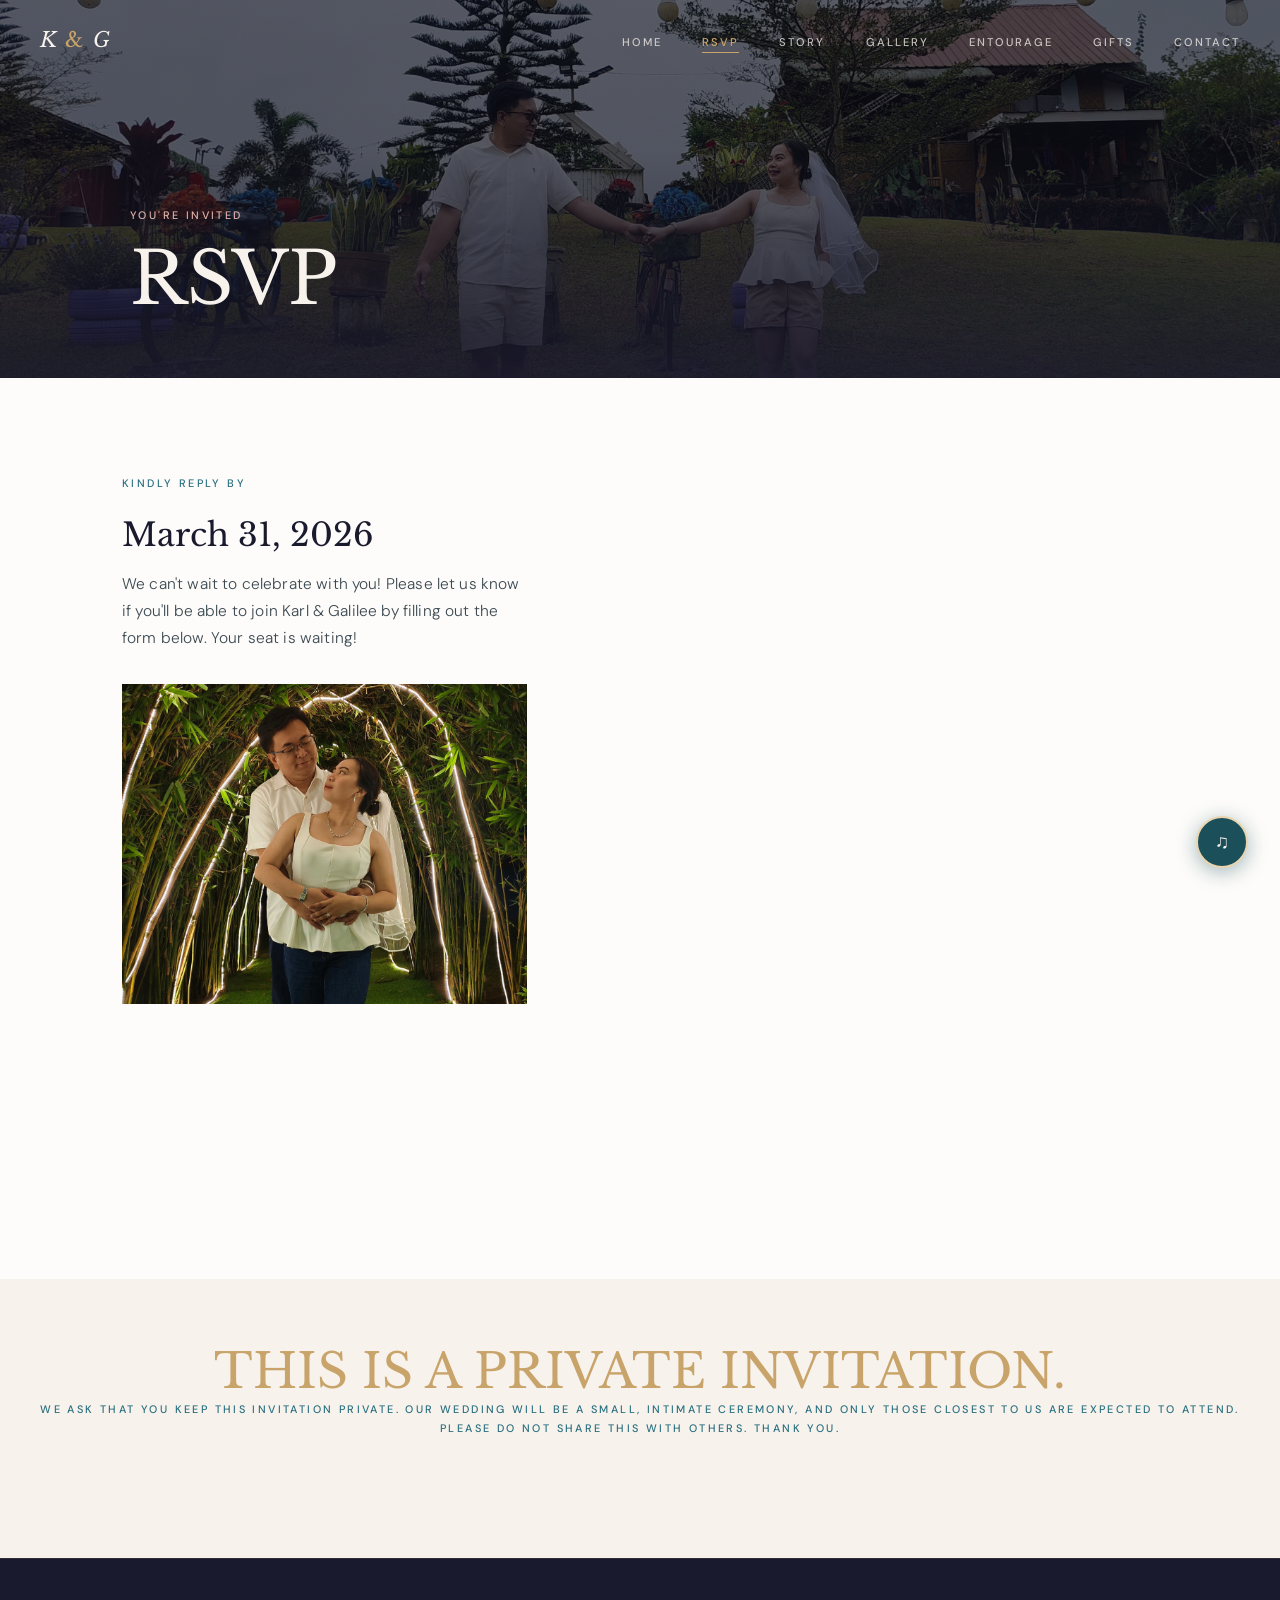
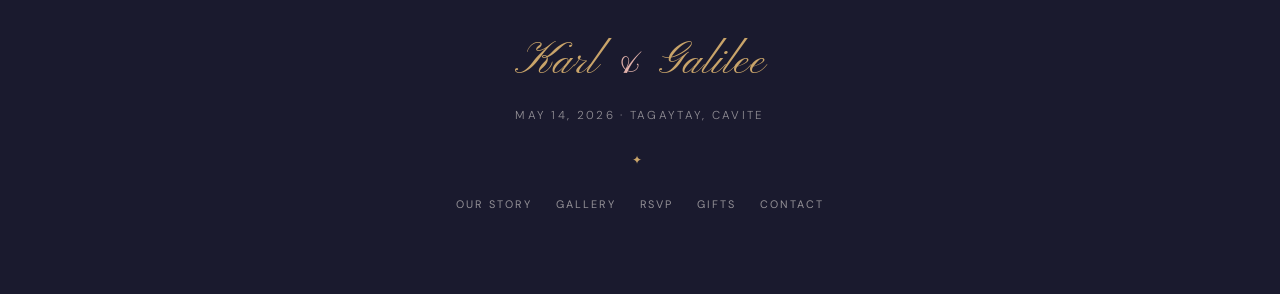
<file: rsvp.html>
<!DOCTYPE html>
<html lang="en">
<head>
  <meta charset="UTF-8" />
  <meta name="viewport" content="width=device-width, initial-scale=1.0" />
  <title>RSVP — Karl & Galilee</title>
  <link rel="stylesheet" href="assets/css/styles.css" />
  <link rel="preconnect" href="https://fonts.googleapis.com" />
  <link rel="preconnect" href="https://fonts.gstatic.com" crossorigin />
  <link href="https://fonts.googleapis.com/css2?family=Libre+Baskerville:ital,wght@0,400;0,700;1,400&family=DM+Sans:wght@300;400;500&family=Pinyon+Script&display=swap" rel="stylesheet" />
</head>
<body>

  <audio id="bgMusic" loop preload="auto">
    <source src="assets/music/wedding-music.mp3" type="audio/mpeg" />
  </audio>
  <button class="music-btn" id="musicBtn" title="Play music" aria-label="Toggle music">
    <span class="music-icon">♫</span>
    <span class="music-ripple"></span>
  </button>

  <nav class="nav" id="navbar">
    <a href="index.html" class="nav-logo">K <span>&</span> G</a>
    <button class="nav-toggle" id="navToggle" aria-label="Menu">
      <span></span><span></span><span></span>
    </button>
    <ul class="nav-links" id="navLinks">
      <li><a href="index.html">Home</a></li>
      <li><a href="rsvp.html" class="active">RSVP</a></li>
      <li><a href="story.html">Story</a></li>
      <li><a href="gallery.html">Gallery</a></li>
      <li><a href="entourage.html">Entourage</a></li>
      <li><a href="gifts.html">Gifts</a></li>
      <li><a href="contact.html">Contact</a></li>
    </ul>
    <div class="nav-overlay" id="navOverlay"></div>
  </nav>

  <section class="page-hero">
    <div class="page-hero-bg">
      <img src="assets/images/cover/prenup-05.jpg" alt="Karl and Galilee" class="page-hero-img" />
      <div class="page-hero-overlay"></div>
    </div>
    <div class="page-hero-content">
      <p class="eyebrow light">You're Invited</p>
      <h1>RSVP</h1>
    </div>
  </section>

  <section class="rsvp-section">
    <div class="container">
      <div class="rsvp-wrap">
        <div class="rsvp-info reveal">
          <p class="eyebrow">Kindly Reply By</p>
          <h2>March 31, 2026</h2>
          <p>We can't wait to celebrate with you! Please let us know if you'll be able to join Karl & Galilee by filling out the form below. Your seat is waiting!</p>
          <div class="rsvp-couple-photo">
            <img src="assets/images/cover/couple.jpg" alt="Karl and Galilee" />
          </div>
        </div>

        <div class="rsvp-form-wrap reveal delay-2">
          <div class="rsvp-gform-embed">
            <iframe
              src="https://docs.google.com/forms/d/e/1FAIpQLSe4_iQw64jfQd8qWcD2kJMqlaDysBOba1tWuQiOOxthaqo-rw/viewform?embedded=true"
              frameborder="0"
              marginheight="0"
              marginwidth="0"
              title="RSVP Form">
              Loading…
            </iframe>
          </div>

          <div class="rsvp-confirm" id="confirmationMsg">
            <div class="confirm-icon">✦</div>
            <h3>Thank You!</h3>
            <p>Your RSVP has been received. We can't wait to see you on May 14!</p>
          </div>
        </div>
      </div>
    </div>
  </section>

    <section class="private-invitation" style="background:var(--ivory); padding:4rem 2rem;">
    <div class="section-inner">
      <div class="section-header reveal">
        <h2>THIS IS A PRIVATE INVITATION.</h2>
          <span class="eyebrow">We ask that you keep this invitation private. Our wedding will be a small, intimate ceremony, 
            and only those closest to us are expected to attend. Please do not share this with others. 
            Thank you.</span>
        <div class="ornament"><div class="ornament-center"></div></div>
      </div>
  </section>

  <footer class="footer">
    <div class="footer-inner">
      <p class="footer-names">Karl <span>&amp;</span> Galilee</p>
      <p class="footer-date">May 14, 2026 · Tagaytay, Cavite</p>
      <div class="footer-divider">✦</div>
      <div class="footer-links">
        <a href="story.html">Our Story</a>
        <a href="gallery.html">Gallery</a>
        <a href="rsvp.html">RSVP</a>
        <a href="gifts.html">Gifts</a>
        <a href="contact.html">Contact</a>
      </div>
      <!--<p class="footer-copy">Made with love &hearts; for our special day</p>-->
    </div>
  </footer>

  <script src="assets/js/script.js"></script>
</body>
</html>
</file>
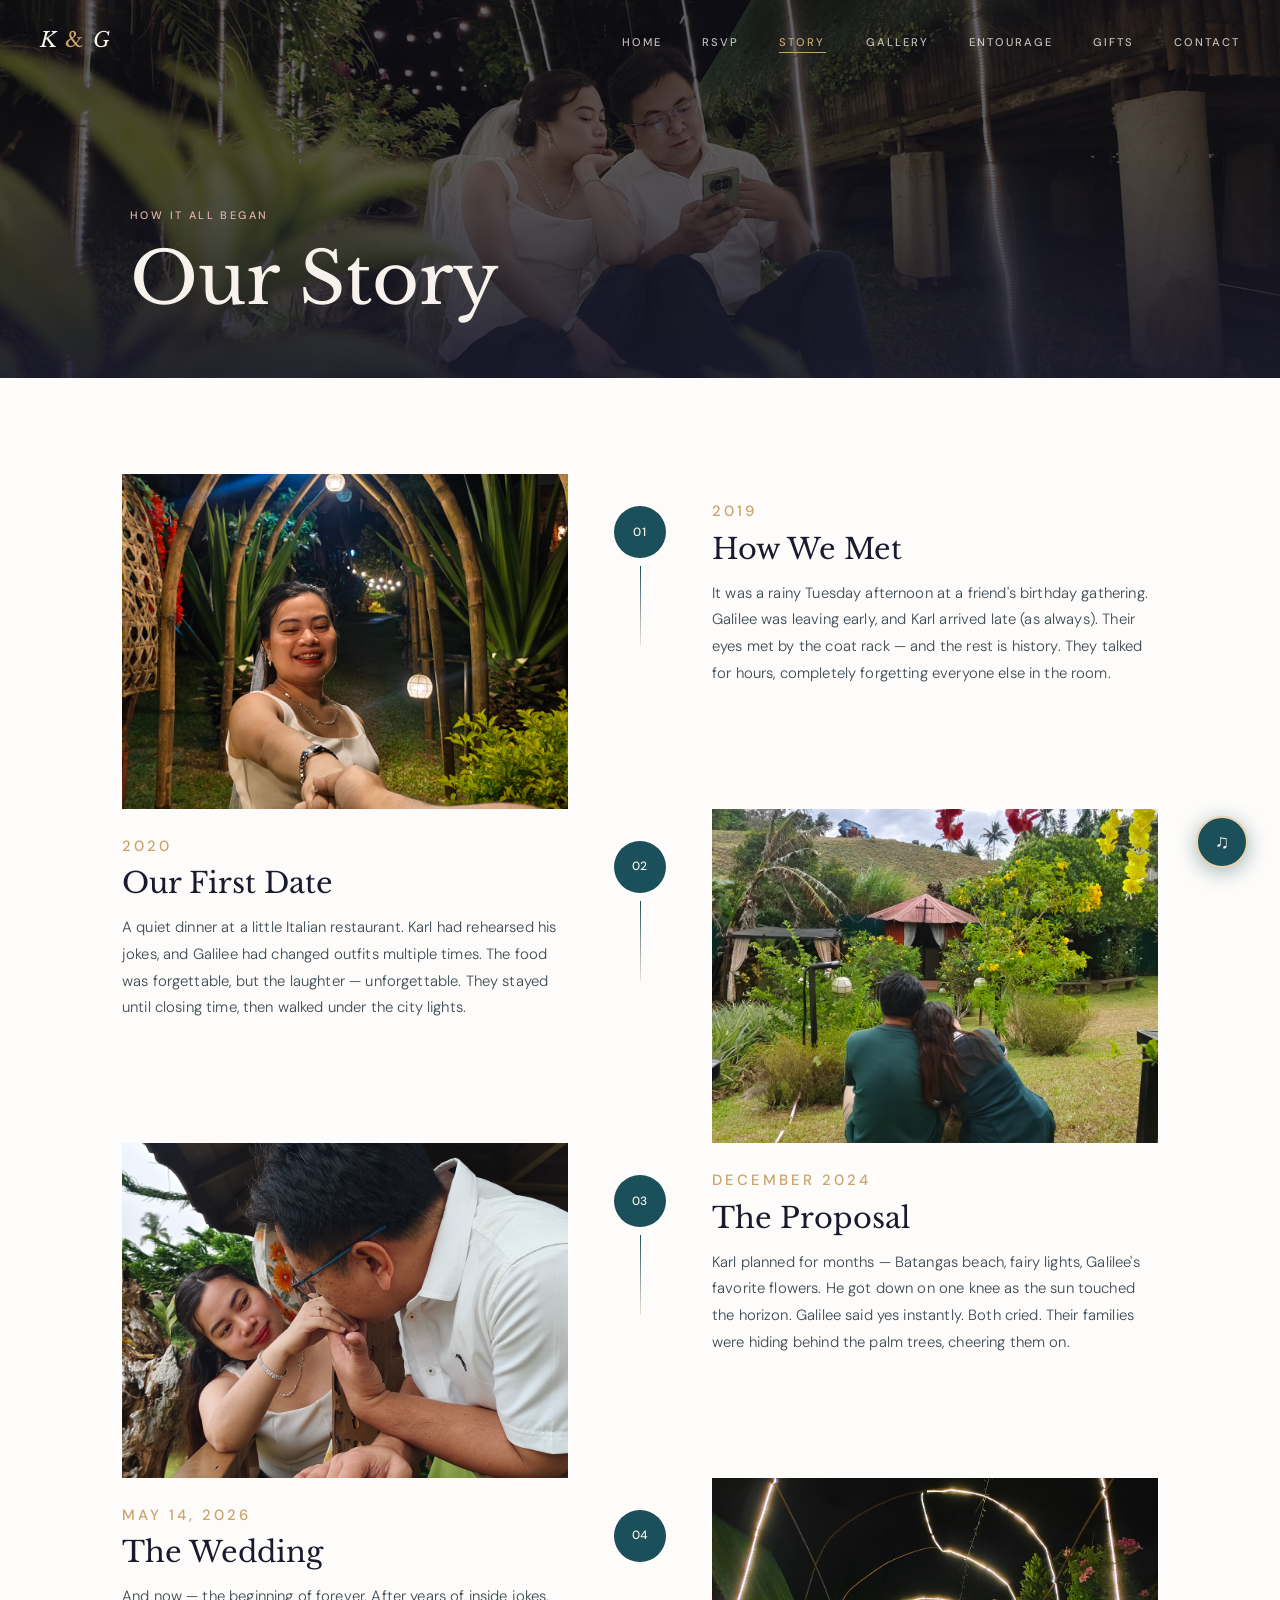
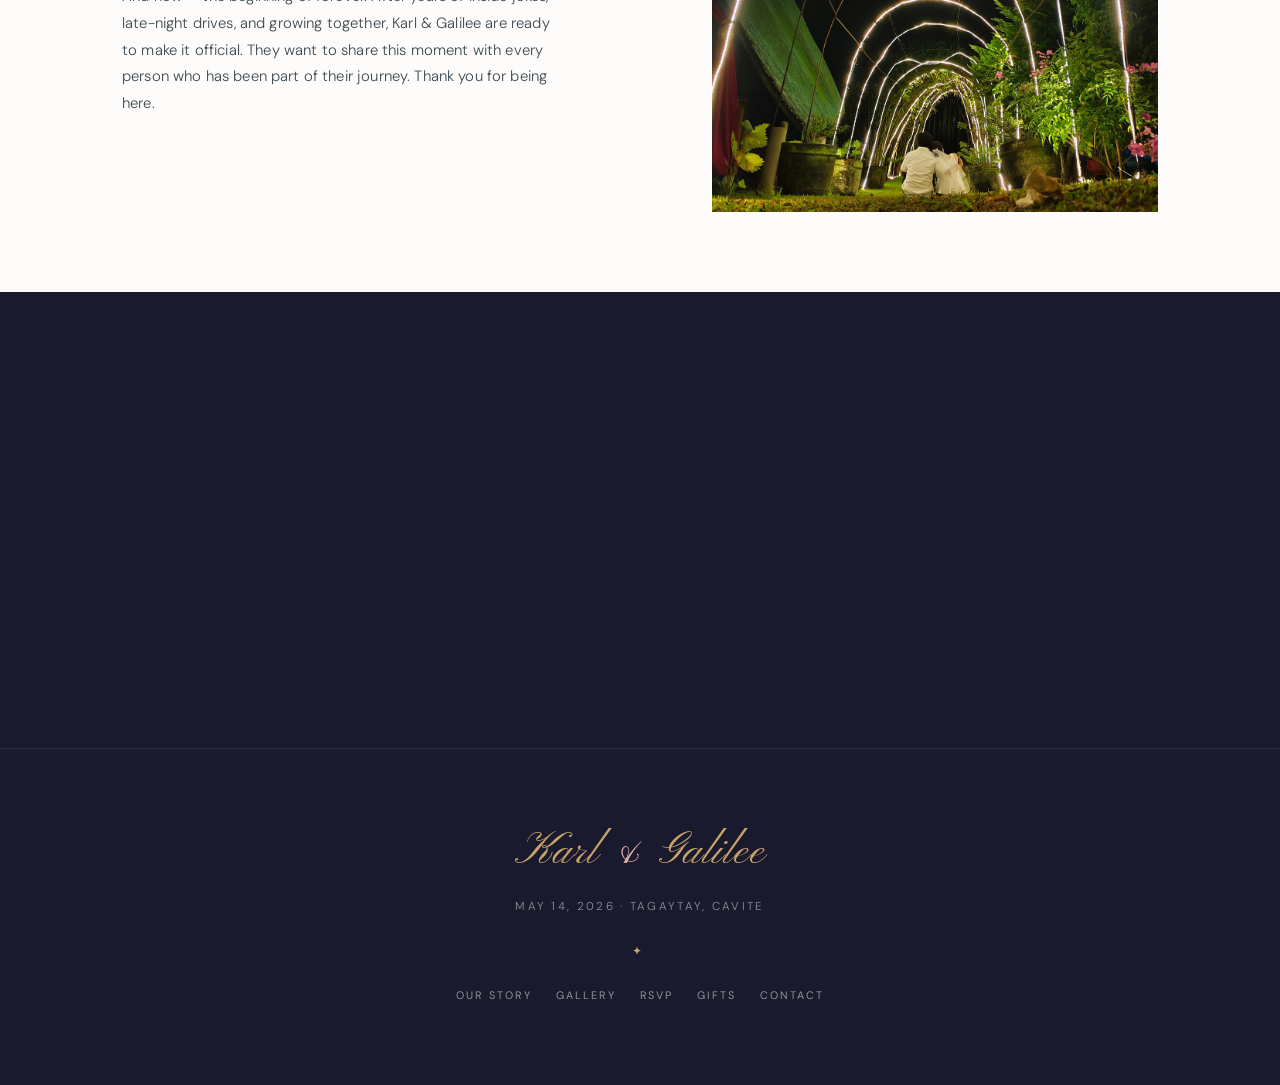
<file: story.html>
<!DOCTYPE html>
<html lang="en">
<head>
  <meta charset="UTF-8" />
  <meta name="viewport" content="width=device-width, initial-scale=1.0" />
  <title>Our Story — Karl & Galilee</title>
  <link rel="stylesheet" href="assets/css/styles.css" />
  <link rel="preconnect" href="https://fonts.googleapis.com" />
  <link rel="preconnect" href="https://fonts.gstatic.com" crossorigin />
  <link href="https://fonts.googleapis.com/css2?family=Libre+Baskerville:ital,wght@0,400;0,700;1,400&family=DM+Sans:wght@300;400;500&family=Pinyon+Script&display=swap" rel="stylesheet" />
</head>
<body>

  <audio id="bgMusic" loop preload="auto">
    <source src="assets/music/wedding-music.mp3" type="audio/mpeg" />
  </audio>
  <button class="music-btn" id="musicBtn" title="Play music" aria-label="Toggle music">
    <span class="music-icon">♫</span>
    <span class="music-ripple"></span>
  </button>

  <nav class="nav" id="navbar">
    <a href="index.html" class="nav-logo">K <span>&</span> G</a>
    <button class="nav-toggle" id="navToggle" aria-label="Menu">
      <span></span><span></span><span></span>
    </button>
    <ul class="nav-links" id="navLinks">
      <li><a href="index.html">Home</a></li>
      <li><a href="rsvp.html">RSVP</a></li>
      <li><a href="story.html" class="active">Story</a></li>
      <li><a href="gallery.html">Gallery</a></li>
      <li><a href="entourage.html">Entourage</a></li>
      <li><a href="gifts.html">Gifts</a></li>
      <li><a href="contact.html">Contact</a></li>
    </ul>
    <div class="nav-overlay" id="navOverlay"></div>
  </nav>

  <!-- PAGE HERO -->
  <section class="page-hero">
    <div class="page-hero-bg">
      <img src="assets/images/cover/moments-01.jpg" alt="Karl and Galilee" class="page-hero-img" />
      <div class="page-hero-overlay"></div>
    </div>
    <div class="page-hero-content">
      <p class="eyebrow light">How It All Began</p>
      <h1>Our Story</h1>
    </div>
  </section>

  <!-- TIMELINE -->
  <section class="story-section">
    <div class="container">
      <div class="timeline">

        <!-- Step 1 -->
        <div class="timeline-item reveal">
          <div class="timeline-media">
            <img src="assets/images/gallery/moments-05.jpg" alt="How we met" />
          </div>
          <div class="timeline-connector">
            <div class="timeline-dot">01</div>
            <div class="timeline-line"></div>
          </div>
          <div class="timeline-body">
            <p class="timeline-date">2019</p>
            <h3>How We Met</h3>
            <p>It was a rainy Tuesday afternoon at a friend's birthday gathering. Galilee was leaving early, and Karl arrived late (as always). Their eyes met by the coat rack — and the rest is history. They talked for hours, completely forgetting everyone else in the room.</p>
          </div>
        </div>

        <!-- Step 2 -->
        <div class="timeline-item reverse reveal">
          <div class="timeline-media">
            <img src="assets/images/gallery/story-02.jpg" alt="First date" />
          </div>
          <div class="timeline-connector">
            <div class="timeline-dot">02</div>
            <div class="timeline-line"></div>
          </div>
          <div class="timeline-body">
            <p class="timeline-date">2020</p>
            <h3>Our First Date</h3>
            <p>A quiet dinner at a little Italian restaurant. Karl had rehearsed his jokes, and Galilee had changed outfits multiple times. The food was forgettable, but the laughter — unforgettable. They stayed until closing time, then walked under the city lights.</p>
          </div>
        </div>

        <!-- Step 3 -->
        <div class="timeline-item reveal">
          <div class="timeline-media">
            <img src="assets/images/gallery/engagement-01.jpg" alt="Engagement" />
          </div>
          <div class="timeline-connector">
            <div class="timeline-dot">03</div>
            <div class="timeline-line"></div>
          </div>
          <div class="timeline-body">
            <p class="timeline-date">December 2024</p>
            <h3>The Proposal</h3>
            <p>Karl planned for months — Batangas beach, fairy lights, Galilee's favorite flowers. He got down on one knee as the sun touched the horizon. Galilee said yes instantly. Both cried. Their families were hiding behind the palm trees, cheering them on.</p>
          </div>
        </div>

        <!-- Step 4 -->
        <div class="timeline-item reverse reveal">
          <div class="timeline-media">
            <img src="assets/images/gallery/story-04.jpg" alt="The Wedding" />
          </div>
          <div class="timeline-connector">
            <div class="timeline-dot">04</div>
          </div>
          <div class="timeline-body">
            <p class="timeline-date">May 14, 2026</p>
            <h3>The Wedding</h3>
            <p>And now — the beginning of forever. After years of inside jokes, late-night drives, and growing together, Karl & Galilee are ready to make it official. They want to share this moment with every person who has been part of their journey. Thank you for being here.</p>
          </div>
        </div>

      </div>
    </div>
  </section>

  <!-- QUOTE BANNER -->
  <section class="quote-banner">
    <div class="quote-inner reveal">
      <p class="quote-mark">"</p>
      <blockquote>Therefore a man shall leave his father and mother and hold fast to his wife, and the two shall become one flesh. So they are no longer two but one flesh. What therefore God has joined together, let not man separate<./blockquote>
      <p class="quote-attribution">— Mark 10:7-9</p>
    </div>
  </section>

  <footer class="footer">
    <div class="footer-inner">
      <p class="footer-names">Karl <span>&amp;</span> Galilee</p>
      <p class="footer-date">May 14, 2026 · Tagaytay, Cavite</p>
      <div class="footer-divider">✦</div>
      <div class="footer-links">
        <a href="story.html">Our Story</a>
        <a href="gallery.html">Gallery</a>
        <a href="rsvp.html">RSVP</a>
        <a href="gifts.html">Gifts</a>
        <a href="contact.html">Contact</a>
      </div>
      <!--<p class="footer-copy">Made with love &hearts; for our special day</p>-->
    </div>
  </footer>

  <script src="assets/js/script.js"></script>
</body>
</html>
</file>
<file: assets/css/styles.css>
/* ============================================================
   JANA & MARCO WEDDING — REDESIGNED STYLES
   Aesthetic: Dark Romance / Jewel Tones / Editorial
   Palette: Deep Teal, Dusty Rose, Gold, Charcoal, Ivory
   ============================================================ */

@import url('https://fonts.googleapis.com/css2?family=Libre+Baskerville:ital,wght@0,400;0,700;1,400&family=DM+Sans:wght@300;400;500&family=Pinyon+Script&display=swap');

/* ============================================================
   CSS VARIABLES
   ============================================================ */
:root {
  /* Core palette */
  --ink:        #1A1A2E;      /* deep navy/charcoal */
  --teal:       #1B4F5A;      /* deep teal */
  --teal-mid:   #2A7080;
  --teal-light: #4EA8BA;
  --rose:       #C4847A;      /* dusty rose */
  --rose-light: #E0B0AA;
  --gold:       #C9A46A;
  --gold-light: #E8D5B0;
  --ivory:      #F7F2EC;
  --ivory-dark: #EDE5D8;
  --white:      #FDFCFA;

  /* Text */
  --text-on-dark: rgba(247, 242, 236, 0.9);
  --text-on-dark-muted: rgba(247, 242, 236, 0.55);
  --text-dark: #1A1A2E;
  --text-mid:  #3D4A52;
  --text-muted:#6B7A82;

  /* Shadows */
  --shadow-sm:  0 2px 12px rgba(26,26,46,0.08);
  --shadow-md:  0 6px 30px rgba(26,26,46,0.13);
  --shadow-lg:  0 16px 60px rgba(26,26,46,0.2);

  /* Transitions */
  --ease: cubic-bezier(0.25, 0.8, 0.25, 1);
  --trans: all 0.4s var(--ease);
}

/* ============================================================
   RESET & BASE
   ============================================================ */
*, *::before, *::after { margin:0; padding:0; box-sizing:border-box; }

html { scroll-behavior:smooth; font-size:16px; overflow-x:hidden; }

body {
  font-family: 'DM Sans', sans-serif;
  background: var(--white);
  color: var(--text-dark);
  line-height: 1.75;
  overflow-x: hidden;
}

img { max-width:100%; display:block; height:auto; }
a { text-decoration:none; color:inherit; }
ul { list-style:none; }

/* ============================================================
   TYPOGRAPHY
   ============================================================ */
h1, h2, h3, h4 {
  font-family: 'Libre Baskerville', serif;
  font-weight: 400;
  line-height: 1.18;
  color: var(--text-dark);
}
h1 { font-size: clamp(2.6rem, 7vw, 5.5rem); }
h2 { font-size: clamp(1.9rem, 4vw, 3rem); }
h3 { font-size: clamp(1.3rem, 2.5vw, 1.8rem); }

p {
  font-size: 0.97rem;
  color: var(--text-mid);
  font-weight: 300;
  letter-spacing: 0.01em;
}

.eyebrow {
  font-family: 'DM Sans', sans-serif;
  font-size: 0.68rem;
  font-weight: 500;
  letter-spacing: 0.22em;
  text-transform: uppercase;
  color: var(--teal-mid);
  display: block;
  margin-bottom: 0.75rem;
}
.eyebrow.light { color: var(--rose-light); }

.script-text {
  font-family: 'Pinyon Script', cursive;
  font-size: clamp(1.8rem, 4vw, 3rem);
  color: var(--gold);
  display: block;
}

/* ============================================================
   LAYOUT HELPERS
   ============================================================ */
.container {
  max-width: 1100px;
  margin: 0 auto;
  padding: 0 2rem;
}


.section-header {
  text-align: center;
  margin-bottom: 3.5rem;
}

.header-line {
  width: 48px;
  height: 1px;
  background: var(--gold);
  margin: 1.2rem auto 0;
}

.section-subtitle {
  max-width: 560px;
  margin: 1.2rem auto 0;
  text-align: center;
  font-size: 0.95rem;
}

.center-btn { text-align: center; margin-top: 2.5rem; }

/* ============================================================
   BUTTONS
   ============================================================ */
.btn-primary {
  display: inline-block;
  padding: 0.9rem 2.4rem;
  background: var(--teal);
  color: var(--ivory);
  font-family: 'DM Sans', sans-serif;
  font-size: 0.78rem;
  font-weight: 500;
  letter-spacing: 0.15em;
  text-transform: uppercase;
  border: none;
  cursor: pointer;
  transition: var(--trans);
  position: relative;
  overflow: hidden;
}
.btn-primary::after {
  content: '';
  position: absolute;
  inset: 0;
  background: var(--teal-mid);
  transform: scaleX(0);
  transform-origin: left;
  transition: transform 0.35s var(--ease);
  z-index: 0;
}
.btn-primary:hover::after { transform: scaleX(1); }
.btn-primary span, .btn-primary { position: relative; z-index: 1; }
.btn-primary:hover { color: var(--ivory); box-shadow: var(--shadow-md); }
.btn-primary.full-width { width: 100%; text-align: center; display: block; }

.btn-outline {
  display: inline-block;
  padding: 0.8rem 2rem;
  border: 1px solid var(--teal);
  color: var(--teal);
  font-family: 'DM Sans', sans-serif;
  font-size: 0.78rem;
  font-weight: 500;
  letter-spacing: 0.15em;
  text-transform: uppercase;
  transition: var(--trans);
}
.btn-outline:hover {
  background: var(--teal);
  color: var(--ivory);
}

/* ============================================================
   ANIMATIONS
   ============================================================ */
@keyframes fadeInUp {
  from { opacity: 0; transform: translateY(32px); }
  to   { opacity: 1; transform: translateY(0); }
}

@keyframes fadeIn {
  from { opacity: 0; }
  to   { opacity: 1; }
}

@keyframes floatPetal {
  0%   { transform: translateY(-10px) rotate(0deg) scale(1); opacity:0; }
  10%  { opacity: 0.7; }
  90%  { opacity: 0.5; }
  100% { transform: translateY(110vh) rotate(540deg) scale(0.5); opacity:0; }
}

@keyframes pulse {
  0%, 100% { transform: scale(1); }
  50%       { transform: scale(1.08); }
}

@keyframes shimmer {
  0%   { background-position: -200% center; }
  100% { background-position: 200% center; }
}

/* Scroll reveal */
.reveal {
  opacity: 0;
  transform: translateY(30px);
  transition: opacity 0.7s var(--ease), transform 0.7s var(--ease);
}
.reveal.visible {
  opacity: 1;
  transform: translateY(0);
}
.reveal-up {
  opacity: 0;
  transform: translateY(24px);
}
.delay-1 { transition-delay: 0.12s; }
.delay-2 { transition-delay: 0.24s; }
.delay-3 { transition-delay: 0.36s; }
.delay-4 { transition-delay: 0.48s; }
.delay-5 { transition-delay: 0.6s; }
.delay-6 { transition-delay: 0.72s; }

/* Hero animations */
.hero-content .reveal-up { animation: fadeInUp 0.9s var(--ease) forwards; opacity: 0; }
.hero-content .delay-1 { animation-delay: 0.4s; }
.hero-content .delay-2 { animation-delay: 0.65s; }
.hero-content .delay-3 { animation-delay: 0.85s; }
.hero-content .delay-4 { animation-delay: 1.0s; }
.hero-content .delay-5 { animation-delay: 1.2s; }
.hero-content .delay-6 { animation-delay: 1.4s; }

/* ============================================================
   NAVIGATION
   ============================================================ */
.nav {
  position: fixed;
  top: 0; left: 0; right: 0;
  z-index: 1000;
  padding: 1.4rem 2.5rem;
  display: flex;
  align-items: center;
  justify-content: space-between;
  transition: var(--trans);
}

.nav.scrolled {
  background: rgba(26, 26, 46, 0.96);
  backdrop-filter: blur(16px);
  padding: 0.9rem 2.5rem;
  box-shadow: 0 2px 30px rgba(0,0,0,0.25);
}



.nav-logo {
  font-family: 'Libre Baskerville', serif;
  font-size: 1.3rem;
  font-style: italic;
  color: var(--ivory);
  letter-spacing: 0.08em;
  z-index: 1001;
}
.nav-logo span { color: var(--gold); font-style: normal; }

.nav-links {
  display: flex;
  gap: 2.5rem;
  align-items: center;
}

.nav-links a {
  font-size: 0.7rem;
  font-weight: 500;
  letter-spacing: 0.18em;
  text-transform: uppercase;
  color: rgba(247, 242, 236, 0.75);
  transition: var(--trans);
  position: relative;
}
.nav-links a::after {
  content: '';
  position: absolute;
  bottom: -4px; left: 0; right: 0;
  height: 1px;
  background: var(--gold);
  transform: scaleX(0);
  transition: transform 0.3s ease;
}
.nav-links a:hover,
.nav-links a.active {
  color: var(--gold);
}
.nav-links a:hover::after,
.nav-links a.active::after { transform: scaleX(1); }

.nav-toggle {
  display: none;
  flex-direction: column;
  gap: 5px;
  cursor: pointer;
  padding: 6px;
  z-index: 1001;
  background-color: transparent;
}
.nav-toggle span {
  display: block;
  width: 24px;
  height: 1.5px;
  background: var(--ivory);
  transition: var(--trans);
}
.nav-toggle.open span:nth-child(1) { transform: rotate(45deg) translate(4.5px, 4.5px); }
.nav-toggle.open span:nth-child(2) { opacity: 0; }
.nav-toggle.open span:nth-child(3) { transform: rotate(-45deg) translate(4.5px, -4.5px); }

.nav-overlay {
  display: none;
  position: fixed;
  inset: 0;
  background: rgba(26,26,46,0.6);
  z-index: 999;
  backdrop-filter: blur(3px);
}
.nav-overlay.show { display: block; }

body.nav-open::after {
  content: '';
  position: fixed;
  inset: 0;
  background: rgba(0,0,0,0.35);
  z-index: 999;
}

@media (max-width: 768px) {
  .nav-toggle { display: flex; }

  .nav-links {
    position: fixed;
    top: 0; right: 0; bottom: 0;
    height: 100dvh;
    width: min(300px, 82vw);
    background: var(--ink);
    flex-direction: column;
    justify-content: center;
    gap: 2.5rem;
    padding: 3rem;
    transform: translateX(100%);
    transition: transform 0.4s var(--ease);
    z-index: 1000;
    border-left: 1px solid rgba(201,164,106,0.2);
  }
  .nav-links.open { transform: translateX(0); }
  .nav-links a { font-size: 0.85rem; color: rgba(247,242,236,0.8); }
}

/* ============================================================
   HERO
   ============================================================ */
.hero {
  position: relative;
  min-height: 100vh;
  display: flex;
  align-items: center;
  justify-content: center;
  overflow: hidden;
  background: var(--ink);
}

.hero-photo-wrap {
  position: absolute;
  inset: 0;
  z-index: 0;
}
.hero-photo {
  width: 100%;
  height: 100%;
  object-fit: cover;
  object-position: center top;
  filter: saturate(0.85) brightness(0.65);
}
.hero-overlay {
  position: absolute;
  inset: 0;
  background: linear-gradient(
    to bottom,
    rgba(26,26,46,0.5) 0%,
    rgba(26,26,46,0.3) 40%,
    rgba(26,26,46,0.7) 100%
  );
}

.petals-canvas {
  position: absolute;
  inset: 0;
  z-index: 1;
  pointer-events: none;
}

.hero-content {
  position: relative;
  z-index: 2;
  text-align: center;
  padding: 6rem 2rem 4rem;
  color: var(--text-on-dark);
  width: 100%;
  max-width: 900px;
}

.hero-eyebrow {
  font-family: 'DM Sans', sans-serif;
  font-size: 0.72rem;
  font-weight: 500;
  letter-spacing: 0.28em;
  text-transform: uppercase;
  color: var(--gold-light);
  margin-bottom: 1.2rem;
}

.hero-names {
  font-family: 'Libre Baskerville', serif;
  font-size: clamp(3rem, 9vw, 7rem);
  font-weight: 400;
  color: var(--ivory);
  line-height: 0.95;
  display: flex;
  align-items: center;
  justify-content: center;
  gap: 0.5em;
  flex-wrap: wrap;
}
.hero-amp {
  font-family: 'Pinyon Script', cursive;
  font-size: clamp(4rem, 12vw, 9rem);
  color: var(--gold);
  line-height: 1;
  display: inline-block;
  animation: pulse 4s ease-in-out infinite;
}

.hero-divider {
  display: flex;
  align-items: center;
  justify-content: center;
  gap: 1rem;
  margin: 1.5rem 0;
}
.hero-divider-line {
  width: 60px;
  height: 1px;
  background: linear-gradient(to right, transparent, var(--gold-light));
}
.hero-divider-line:last-child {
  background: linear-gradient(to left, transparent, var(--gold-light));
}
.hero-divider-icon {
  color: var(--gold);
  font-size: 0.85rem;
}

.hero-date {
  font-size: clamp(0.85rem, 2vw, 1rem);
  letter-spacing: 0.2em;
  text-transform: uppercase;
  color: var(--ivory);
  font-family: 'DM Sans', sans-serif;
  font-weight: 400;
}
.hero-venue {
  font-size: 0.82rem;
  letter-spacing: 0.12em;
  color: var(--text-on-dark-muted);
  margin-top: 0.4rem;
  font-style: italic;
}

/* Countdown */
.countdown {
  display: flex;
  align-items: center;
  justify-content: center;
  gap: 0.5rem;
  margin: 2rem 0;
  flex-wrap: wrap;
}
.countdown-item {
  display: flex;
  flex-direction: column;
  align-items: center;
  min-width: 64px;
  background: rgba(255,255,255,0.06);
  border: 1px solid rgba(201,164,106,0.2);
  padding: 0.8rem 1rem;
  backdrop-filter: blur(6px);
}
.countdown-num {
  font-family: 'Libre Baskerville', serif;
  font-size: clamp(1.6rem, 4vw, 2.5rem);
  color: var(--gold);
  line-height: 1;
  font-weight: 700;
}
.countdown-label {
  font-size: 0.58rem;
  letter-spacing: 0.2em;
  text-transform: uppercase;
  color: var(--text-on-dark-muted);
  margin-top: 0.3rem;
  font-family: 'DM Sans', sans-serif;
}
.countdown-dot {
  font-size: 1.5rem;
  color: var(--gold);
  align-self: flex-start;
  padding-top: 0.6rem;
}

.hero-scroll-btn {
  display: inline-flex;
  flex-direction: column;
  align-items: center;
  gap: 0.4rem;
  margin-top: 1rem;
  font-size: 0.65rem;
  letter-spacing: 0.2em;
  text-transform: uppercase;
  color: var(--text-on-dark-muted);
  transition: var(--trans);
  font-family: 'DM Sans', sans-serif;
}
.hero-scroll-btn:hover { color: var(--gold); }
.hero-scroll-arrow {
  font-size: 1rem;
  animation: floatY 1.6s ease-in-out infinite;
}
@keyframes floatY {
  0%, 100% { transform: translateY(0); }
  50%       { transform: translateY(5px); }
}

/* ============================================================
   COUPLE BANNER
   ============================================================ */
.couple-banner {
  position: relative;
  height: clamp(240px, 45vw, 520px);
  overflow: hidden;
}
.banner-photo-strip {
  width: 100%;
  height: 100%;
  position: relative;
}
.banner-photo {
  width: 100%;
  height: 100%;
  object-fit: cover;
  object-position: center 30%;
}
.banner-photo-caption {
  position: absolute;
  bottom: 2.5rem;
  right: 3rem;
  background: rgba(26,26,46,0.65);
  padding: 0.8rem 1.5rem;
  backdrop-filter: blur(8px);
  border-left: 2px solid var(--gold);
}

/* ============================================================
   PAGE HERO (inner pages)
   ============================================================ */
.page-hero {
  position: relative;
  min-height: 42vh;
  display: flex;
  align-items: flex-end;
  padding-bottom: 3.5rem;
  overflow: hidden;
  background: var(--ink);
}
.page-hero-bg {
  position: absolute;
  inset: 0;
}
.page-hero-img {
  width: 100%;
  height: 100%;
  object-fit: cover;
  object-position: center 30%;
  filter: saturate(0.7) brightness(0.5);
}
.page-hero-overlay {
  position: absolute;
  inset: 0;
  background: linear-gradient(to top, rgba(26,26,46,0.85) 0%, rgba(26,26,46,0.3) 60%);
}
.page-hero-content {
  position: relative;
  z-index: 2;
  padding: 5rem 2.5rem 0;
  max-width: 1100px;
  margin: 0 auto;
  width: 100%;
}
.page-hero-content h1 {
  color: var(--ivory);
  font-size: clamp(2.4rem, 6vw, 4.5rem);
}

/* ============================================================
   EVENT SECTION
   ============================================================ */
.event-section {
  padding: 6rem 0;
  background: var(--white);
}

.event-cards {
  display: grid;
  grid-template-columns: repeat(auto-fit, minmax(280px, 1fr));
  gap: 1.5rem;
  margin-bottom: 3rem;
}

.event-card {
  background: var(--ivory);
  border: 1px solid var(--ivory-dark);
  padding: 2.5rem 2rem;
  text-align: center;
  transition: var(--trans);
  position: relative;
  overflow: hidden;
}
.event-card::before {
  content: '';
  position: absolute;
  top: 0; left: 0; right: 0;
  height: 3px;
  background: linear-gradient(to right, var(--teal), var(--gold));
  transform: scaleX(0);
  transition: transform 0.4s var(--ease);
}
.event-card:hover { box-shadow: var(--shadow-md); transform: translateY(-4px); }
.event-card:hover::before { transform: scaleX(1); }

.event-card-icon { font-size: 2.2rem; margin-bottom: 0.7rem; }
.event-card-tag {
  font-size: 0.65rem;
  font-weight: 500;
  letter-spacing: 0.2em;
  text-transform: uppercase;
  color: var(--teal-mid);
  display: block;
  margin-bottom: 0.5rem;
}
.event-card h3 {
  font-size: 1.3rem;
  margin-bottom: 1.2rem;
  color: var(--ink);
}
.event-detail {
  font-size: 0.88rem;
  color: var(--text-mid);
  margin-bottom: 0.5rem;
  display: flex;
  align-items: flex-start;
  gap: 0.5rem;
  justify-content: center;
  text-align: left;
}
.detail-icon { flex-shrink: 0; }

.event-map-btn {
  display: inline-block;
  margin-top: 1.5rem;
  font-size: 0.72rem;
  letter-spacing: 0.12em;
  text-transform: uppercase;
  color: var(--teal);
  font-weight: 500;
  border-bottom: 1px solid currentColor;
  padding-bottom: 2px;
  transition: var(--trans);
}
.event-map-btn:hover { color: var(--gold); }

.attire-chips {
  display: grid;
  grid-template-columns: 1fr 1fr;
  gap: 0.6rem;
  margin: 1rem 0;
}
.attire-chip {
  display: flex;
  align-items: center;
  gap: 0.5rem;
  font-size: 0.78rem;
  color: var(--text-mid);
}
.chip-swatch {
  width: 18px;
  height: 18px;
  border-radius: 50%;
  flex-shrink: 0;
  border: 2px solid rgba(255,255,255,0.8);
  box-shadow: 0 1px 4px rgba(0,0,0,0.15);
}
.attire-note {
  font-size: 0.75rem;
  font-style: italic;
  color: var(--rose);
  margin-top: 0.8rem;
}

.map-embed {
  border-radius: 0;
  overflow: hidden;
  border: 1px solid var(--ivory-dark);
}
.map-embed iframe {
  width: 100%;
  height: 360px;
  display: block;
  filter: sepia(0.2) saturate(0.9);
}

/* ============================================================
   STORY TEASER (homepage)
   ============================================================ */
.story-teaser {
  background: var(--ink);
  padding: 0;
  overflow: hidden;
}
.story-teaser-inner {
  display: grid;
  grid-template-columns: 1fr 1fr;
  min-height: 520px;
}
.story-teaser-img {
  width: 100%;
  height: 100%;
  object-fit: cover;
  min-height: 400px;
  filter: saturate(0.8) brightness(0.9);
}
.story-teaser-text {
  padding: 5rem 4rem;
  display: flex;
  flex-direction: column;
  justify-content: center;
  gap: 1.2rem;
}
.story-teaser-text .eyebrow { color: var(--rose-light); }
.story-teaser-text h2 { color: var(--ivory); }
.story-teaser-text p { color: var(--text-on-dark-muted); }
.story-teaser-text .btn-outline {
  border-color: var(--gold);
  color: var(--gold);
  align-self: flex-start;
}
.story-teaser-text .btn-outline:hover {
  background: var(--gold);
  color: var(--ink);
}

@media (max-width: 768px) {
  .story-teaser-inner { grid-template-columns: 1fr; }
  .story-teaser-img { min-height: 280px; }
  .story-teaser-text { padding: 3rem 2rem; }
}

/* ============================================================
   GALLERY TEASER (homepage)
   ============================================================ */
.gallery-teaser {
  padding: 6rem 0;
  background: var(--ivory);
}

.gallery-grid-teaser {
  display: grid;
  grid-template-columns: repeat(4, 1fr);
  gap: 0.75rem;
}

/* ============================================================
   GALLERY SECTION
   ============================================================ */
.gallery-section {
  padding: 6rem 0;
  background: var(--ivory);
}

.gallery-grid {
  display: grid;
  grid-template-columns: repeat(3, 1fr);
  grid-auto-rows: 280px;
  gap: 0.75rem;
}
.gallery-grid .tall { grid-row: span 2; }

.gallery-item {
  position: relative;
  overflow: hidden;
  cursor: pointer;
  background: var(--ivory-dark);
}
.gallery-item img {
  width: 100%;
  height: 100%;
  object-fit: cover;
  transition: transform 0.6s var(--ease);
}
.gallery-item:hover img { transform: scale(1.06); }
.gallery-overlay {
  position: absolute;
  inset: 0;
  background: rgba(26,26,46,0.45);
  display: flex;
  align-items: center;
  justify-content: center;
  opacity: 0;
  transition: opacity 0.35s ease;
}
.gallery-overlay span {
  font-size: 1.8rem;
  color: var(--gold);
  text-shadow: 0 0 20px rgba(201,164,106,0.8);
}
.gallery-item:hover .gallery-overlay { opacity: 1; }

.video-section {
  max-width: 1100px;
  margin: 0 auto;
  padding: .75rem 2rem;
}

.welcome-video-frame {
  position: relative;
  width: 100%;
  aspect-ratio: 16 / 9;
  overflow: hidden;
  background: var(--blush-light);
}

.welcome-video-frame video {
  position: absolute;
  inset: 0;
  width: 100%;
  height: 100%;
  object-fit: cover;
}

@media (max-width: 768px) {
  .gallery-grid { grid-template-columns: 1fr 1fr; grid-auto-rows: 200px; }
  .gallery-grid-teaser { grid-template-columns: 1fr 1fr; }
  .gallery-grid .tall { grid-row: auto; }
}

/* ============================================================
   RSVP CTA (homepage)
   ============================================================ */
.rsvp-cta {
  position: relative;
  padding: 8rem 2rem;
  overflow: hidden;
  text-align: center;
}
.rsvp-cta-bg {
  position: absolute;
  inset: 0;
}
.rsvp-cta-img {
  width: 100%;
  height: 100%;
  object-fit: cover;
  object-position: center 40%;
  filter: saturate(0.6) brightness(0.45);
}
.rsvp-cta-overlay {
  position: absolute;
  inset: 0;
  background: rgba(26,26,46,0.65);
}
.rsvp-cta-content {
  position: relative;
  z-index: 2;
  max-width: 600px;
  margin: 0 auto;
}
.rsvp-cta-content h2 { color: var(--ivory); margin-bottom: 1rem; }
.rsvp-cta-content p { color: var(--text-on-dark-muted); margin-bottom: 2rem; font-size: 1rem; }
.rsvp-cta-content p strong { color: var(--gold); }
.rsvp-cta-content .btn-primary {
  background: var(--gold);
  color: var(--ink);
  font-weight: 700;
}
.rsvp-cta-content .btn-primary::after { background: var(--gold-light); }

.private-invitation h2{
    color: var(--gold);
}

/* ============================================================
   STORY PAGE — TIMELINE
   ============================================================ */
.story-section {
  padding: 6rem 0 5rem;
  background: var(--white);
}

.timeline {
  display: flex;
  flex-direction: column;
  gap: 0;
}

.timeline-item {
  display: grid;
  grid-template-columns: 1fr 80px 1fr;
  gap: 2rem;
  align-items: start;
  position: relative;
}
.timeline-item.reverse .timeline-media { order: 3; }
.timeline-item.reverse .timeline-body { order: 1; }
.timeline-item.reverse .timeline-connector { order: 2; }

.timeline-media {
  overflow: hidden;
  aspect-ratio: 4/3;
}
.timeline-media img {
  width: 100%;
  height: 100%;
  object-fit: cover;
  transition: transform 0.6s var(--ease);
}
.timeline-item:hover .timeline-media img { transform: scale(1.04); }

.timeline-connector {
  display: flex;
  flex-direction: column;
  align-items: center;
  padding-top: 2rem;
}
.timeline-dot {
  width: 52px;
  height: 52px;
  border-radius: 50%;
  background: var(--teal);
  color: var(--ivory);
  display: flex;
  align-items: center;
  justify-content: center;
  font-family: 'DM Sans', sans-serif;
  font-size: 0.75rem;
  font-weight: 500;
  letter-spacing: 0.05em;
  flex-shrink: 0;
  z-index: 1;
}
.timeline-line {
  width: 1px;
  flex: 1;
  min-height: 80px;
  background: linear-gradient(to bottom, var(--teal), var(--ivory-dark));
  margin: 0.5rem 0;
}

.timeline-body {
  padding-top: 1.5rem;
}
.timeline-date {
  font-size: 0.68rem;
  letter-spacing: 0.2em;
  text-transform: uppercase;
  color: var(--gold);
  margin-bottom: 0.5rem;
  font-weight: 500;
}
.timeline-body h3 { margin-bottom: 0.8rem; color: var(--ink); }
.timeline-body p { font-size: 0.93rem; line-height: 1.8; }

@media (max-width: 768px) {
  .timeline-item,
  .timeline-item.reverse {
    grid-template-columns: 40px 1fr;
    grid-template-rows: auto auto;
  }
  .timeline-item .timeline-media,
  .timeline-item.reverse .timeline-media { display: none; }
  .timeline-item .timeline-connector,
  .timeline-item.reverse .timeline-connector { order: 1; }
  .timeline-item .timeline-body,
  .timeline-item.reverse .timeline-body { order: 2; }
  .timeline-dot { width: 38px; height: 38px; font-size: 0.65rem; }
}

/* Quote Banner */
.quote-banner {
  background: var(--ink);
  padding: 6rem 2rem;
  text-align: center;
}
.quote-inner { max-width: 680px; margin: 0 auto; }
.quote-mark {
  font-family: 'Pinyon Script', cursive;
  font-size: 5rem;
  color: var(--gold);
  line-height: 0.5;
  margin-bottom: 1rem;
  display: block;
}
blockquote {
  font-family: 'Libre Baskerville', serif;
  font-style: italic;
  font-size: clamp(1.1rem, 2.5vw, 1.5rem);
  color: var(--ivory);
  line-height: 1.7;
  margin-bottom: 1.5rem;
}
.quote-attribution {
  font-size: 0.78rem;
  letter-spacing: 0.1em;
  color: var(--text-on-dark-muted);
  font-style: italic;
}

/* ============================================================
   RSVP SECTION
   ============================================================ */
.rsvp-section {
  padding: 6rem 0;
  background: var(--white);
}

.rsvp-wrap {
  display: grid;
  grid-template-columns: 1fr 1.4fr;
  gap: 4rem;
  align-items: start;
}

.rsvp-info .eyebrow { color: var(--teal-mid); }
.rsvp-info h2 { margin-bottom: 1rem; font-size: 2rem; }
.rsvp-info p { margin-bottom: 1.5rem; }
.rsvp-couple-photo {
  margin-top: 2rem;
  overflow: hidden;
  max-height: 320px;
}
.rsvp-couple-photo img {
  width: 100%;
  height: 100%;
  object-fit: cover;
}

/* Form styles */
.rsvp-form, .contact-form {
  display: flex;
  flex-direction: column;
  gap: 1.3rem;
}

.form-group {
  display: flex;
  flex-direction: column;
  gap: 0.4rem;
}

.form-group label {
  font-size: 0.72rem;
  font-weight: 500;
  letter-spacing: 0.12em;
  text-transform: uppercase;
  color: var(--text-mid);
}

.form-group input,
.form-group select,
.form-group textarea {
  padding: 0.75rem 1rem;
  border: 1px solid var(--ivory-dark);
  background: var(--ivory);
  color: var(--text-dark);
  font-family: 'DM Sans', sans-serif;
  font-size: 0.93rem;
  outline: none;
  transition: border-color 0.25s ease;
  border-radius: 0;
  appearance: none;
}
.form-group input:focus,
.form-group select:focus,
.form-group textarea:focus {
  border-color: var(--teal-mid);
  background: var(--white);
}



.form-group textarea { resize: vertical; }

.gform-embed-contact iframe {
  width: 100%;
  height: 600px; 
  border: none;
}

.rsvp-gform-embed iframe {
  width: 100%;
  height: 700px; 
  border: none;
}

@media (max-width: 768px) {
  .gform-embed-contact iframe {
    height: 600px;
  }
  .rsvp-gform-embed iframe {
    height: 600px;
  }
}

.radio-group {
  display: flex;
  gap: 1.5rem;
  flex-wrap: wrap;
  padding-top: 0.3rem;
}
.radio-opt {
  display: flex;
  align-items: center;
  gap: 0.5rem;
  font-size: 0.88rem;
  color: var(--text-mid);
  cursor: pointer;
}
.radio-opt input { display: none; }
.radio-custom {
  width: 18px;
  height: 18px;
  border: 2px solid var(--ivory-dark);
  border-radius: 50%;
  transition: var(--trans);
  position: relative;
  flex-shrink: 0;
}
.radio-opt input:checked ~ .radio-custom {
  border-color: var(--teal);
  background: var(--teal);
}
.radio-opt input:checked ~ .radio-custom::after {
  content: '';
  position: absolute;
  top: 50%;
  left: 50%;
  transform: translate(-50%, -50%);
  width: 6px;
  height: 6px;
  border-radius: 50%;
  background: var(--ivory);
}

.rsvp-confirm {
  display: none;
  text-align: center;
  padding: 3rem;
  background: var(--ivory);
  border: 1px solid var(--ivory-dark);
}
.rsvp-confirm.show { display: block; }
.confirm-icon { font-size: 2rem; color: var(--gold); margin-bottom: 1rem; }
.rsvp-confirm h3 { margin-bottom: 0.5rem; }

@media (max-width: 768px) {
  .rsvp-wrap { grid-template-columns: 1fr; gap: 2.5rem; }
}

/* ============================================================
   GIFTS SECTION
   ============================================================ */
.gifts-section {
  padding: 6rem 0;
  background: var(--ivory);
}

.qr-grid {
  display: grid;
  grid-template-columns: repeat(auto-fit, minmax(220px, 1fr));
  gap: 1.5rem;
  margin-bottom: 3rem;
}

.qr-card {
  background: var(--white);
  border: 1px solid var(--ivory-dark);
  padding: 2rem 1.5rem;
  text-align: center;
  transition: var(--trans);
}
.qr-card:hover { box-shadow: var(--shadow-md); transform: translateY(-4px); }

.qr-logo {
  display: inline-block;
  padding: 0.4rem 1.2rem;
  font-family: 'DM Sans', sans-serif;
  font-size: 0.8rem;
  font-weight: 700;
  letter-spacing: 0.1em;
  text-transform: uppercase;
  border-radius: 2px;
  margin-bottom: 1.2rem;
  color: var(--white);
}
.qr-logo.gcash  { background: #0074D9; }
.qr-logo.maya   { background: #6A0DAD; }
.qr-logo.bpi    { background: #D62828; }
.qr-logo.maribank { background: #2C7A56; }

.qr-image-wrap {
  width: 160px;
  height: 160px;
  margin: 0 auto 1.2rem;
  background: var(--ivory-dark);
  display: flex;
  align-items: center;
  justify-content: center;
  overflow: hidden;
  border: 2px solid var(--ivory-dark);
}
.qr-image-wrap img {
  width: 100%;
  height: 100%;
  object-fit: contain;
}

.qr-name {
  font-size: 0.88rem;
  font-weight: 500;
  color: var(--text-dark);
  margin-bottom: 0.2rem;
}
.qr-number {
  font-size: 0.8rem;
  color: var(--text-muted);
}

.gifts-note {
  text-align: center;
  padding: 2rem;
  background: var(--ink);
  color: var(--text-on-dark-muted);
  font-size: 0.95rem;
  max-width: 580px;
  margin: 0 auto;
}

/* ============================================================
   CONTACT SECTION
   ============================================================ */
.contact-section {
  padding: 6rem 0;
  background: var(--white);
}

.contact-wrap {
  display: grid;
  grid-template-columns: 1fr 1.3fr;
  gap: 4rem;
  align-items: start;
}

.contact-info .eyebrow { color: var(--teal-mid); }
.contact-info h2 { margin-bottom: 1rem; }
.contact-info > p { margin-bottom: 2rem; }

.contact-details { display: flex; flex-direction: column; gap: 1.5rem; }
.contact-item {
  display: flex;
  align-items: flex-start;
  gap: 1rem;
}
.contact-icon { font-size: 1.3rem; flex-shrink: 0; padding-top: 0.1rem; }
.contact-item strong {
  display: block;
  font-family: 'DM Sans', sans-serif;
  font-size: 0.72rem;
  font-weight: 500;
  letter-spacing: 0.15em;
  text-transform: uppercase;
  color: var(--text-dark);
  margin-bottom: 0.3rem;
}
.contact-item p { font-size: 0.88rem; margin: 0; }

.gform-embed { margin-top: 2rem; }
.gform-embed iframe { display: block; width: 100%; }

@media (max-width: 768px) {
  .contact-wrap { grid-template-columns: 1fr; gap: 2.5rem; }
}

/* ============================================================
   FAQ
   ============================================================ */
.faq-section {
  padding: 5rem 0;
  background: var(--ivory);
}

.faq-list {
  max-width: 760px;
  margin: 0 auto;
  display: flex;
  flex-direction: column;
  gap: 0;
}

.faq-item {
  border-bottom: 1px solid var(--ivory-dark);
}
.faq-question {
  width: 100%;
  background: none;
  border: none;
  padding: 1.3rem 0;
  display: flex;
  align-items: center;
  justify-content: space-between;
  gap: 1rem;
  font-family: 'Libre Baskerville', serif;
  font-size: 1rem;
  color: var(--text-dark);
  cursor: pointer;
  text-align: left;
  transition: color 0.25s ease;
}
.faq-question:hover { color: var(--teal); }
.faq-arrow {
  font-size: 1.3rem;
  color: var(--gold);
  font-family: 'DM Sans', sans-serif;
  transition: transform 0.3s ease;
  flex-shrink: 0;
}
.faq-item.open .faq-arrow { transform: rotate(45deg); }
.faq-answer {
  max-height: 0;
  overflow: hidden;
  transition: max-height 0.4s ease, padding 0.4s ease;
}
.faq-item.open .faq-answer { max-height: 200px; padding-bottom: 1.2rem; }
.faq-answer p { font-size: 0.9rem; }

/* ============================================================
   LIGHTBOX
   ============================================================ */
.lightbox {
  display: none;
  position: fixed;
  inset: 0;
  background: rgba(10,10,20,0.95);
  z-index: 2000;
  align-items: center;
  justify-content: center;
  backdrop-filter: blur(6px);
  animation: fadeIn 0.25s ease;
}
.lightbox.open { display: flex; }

#lightboxImg {
  max-width: 90vw;
  max-height: 88vh;
  object-fit: contain;
  box-shadow: 0 0 60px rgba(0,0,0,0.8);
}

.lb-close {
  position: absolute;
  top: 1.5rem; right: 1.5rem;
  background: none; border: none;
  color: var(--ivory); font-size: 1.5rem;
  cursor: pointer; padding: 0.5rem;
  transition: color 0.2s;
}
.lb-close:hover { color: var(--gold); }

.lb-prev, .lb-next {
  position: absolute;
  top: 50%; transform: translateY(-50%);
  background: none; border: none;
  color: var(--ivory); font-size: 3rem;
  cursor: pointer; padding: 1rem;
  transition: color 0.2s;
  line-height: 1;
}
.lb-prev { left: 0.5rem; }
.lb-next { right: 0.5rem; }
.lb-prev:hover, .lb-next:hover { color: var(--gold); }

/* ============================================================
   MUSIC BUTTON
   ============================================================ */
.music-btn {
  position: fixed;
  bottom: 2rem; right: 2rem;
  z-index: 900;
  width: 52px; height: 52px;
  border-radius: 50%;
  background: var(--teal);
  border: 2px solid var(--gold-light);
  color: var(--ivory);
  font-size: 1.2rem;
  cursor: pointer;
  box-shadow: 0 4px 20px rgba(27,79,90,0.4);
  transition: var(--trans);
  display: flex;
  align-items: center;
  justify-content: center;
  overflow: hidden;
}
.music-btn:hover {
  background: var(--teal-mid);
  transform: scale(1.1);
}
.music-ripple {
  position: absolute;
  width: 100%; height: 100%;
  border-radius: 50%;
  border: 2px solid var(--gold-light);
  animation: rippleOut 2s ease-out infinite;
  pointer-events: none;
}
@keyframes rippleOut {
  0%   { transform: scale(1); opacity: 0.6; }
  100% { transform: scale(2.2); opacity: 0; }
}

/* ============================================================
   FOOTER
   ============================================================ */
.footer {
  background: var(--ink);
  padding: 4rem 2rem 3rem;
  text-align: center;
  border-top: 1px solid rgba(201,164,106,0.15);
}
.footer-inner { max-width: 600px; margin: 0 auto; }

.footer-names {
  font-family: 'Pinyon Script', cursive;
  font-size: 2.8rem;
  color: var(--gold);
  margin-bottom: 0.3rem;
}
.footer-names span { color: var(--rose-light); }
.footer-date {
  font-size: 0.72rem;
  letter-spacing: 0.2em;
  text-transform: uppercase;
  color: var(--text-on-dark-muted);
  margin-bottom: 1.5rem;
}
.footer-divider {
  font-size: 0.75rem;
  color: var(--gold);
  margin-bottom: 1.5rem;
  letter-spacing: 0.5em;
}
.footer-links {
  display: flex;
  gap: 1.5rem;
  justify-content: center;
  flex-wrap: wrap;
  margin-bottom: 2rem;
}
.footer-links a {
  font-size: 0.68rem;
  letter-spacing: 0.18em;
  text-transform: uppercase;
  color: var(--text-on-dark-muted);
  transition: color 0.2s;
}
.footer-links a:hover { color: var(--gold); }
.footer-copy {
  font-size: 0.75rem;
  color: rgba(247,242,236,0.2);
  letter-spacing: 0.05em;
}


/* ============================================================
   ENTOURAGE PAGE
   ============================================================ */
.entourage-section {
  padding: 5rem 0 4rem;
  background: var(--white);
}

.entourage-block {
  margin-bottom: 0;
}

.entourage-label {
  text-align: center;
  margin-bottom: 3rem;
}

.entourage-icon {
  font-size: 1.8rem;
  display: block;
  margin-bottom: 0.75rem;
}

.entourage-divider {
  text-align: center;
  color: var(--gold);
  font-size: 1.2rem;
  padding: 3.5rem 0;
  opacity: 0.6;
}

/* Parents */
.parents-grid {
  display: flex;
  align-items: center;
  justify-content: center;
  gap: 3rem;
  flex-wrap: wrap;
}

.parent-group {
  text-align: center;
}

.parent-tag {
  font-family: 'DM Sans', sans-serif;
  font-size: 0.65rem;
  letter-spacing: 0.22em;
  text-transform: uppercase;
  color: var(--teal-mid);
  margin-bottom: 1rem;
  font-weight: 500;
}

.parent-name {
  font-family: 'Libre Baskerville', serif;
  font-size: 1.15rem;
  color: var(--text-dark);
  margin-bottom: 0.4rem;
  font-weight: 400;
}

.deceased {
  color: var(--rose);
  font-size: 0.9rem;
}

.parent-divider {
  color: var(--gold);
  font-size: 1.4rem;
  opacity: 0.5;
}

/* Principal Sponsors */
.sponsors-columns {
  display: grid;
  grid-template-columns: 1fr 1px 1fr;
  gap: 0 3rem;
  max-width: 700px;
  margin: 0 auto;
}

.sponsor-col-divider {
  background: var(--ivory-dark);
  width: 1px;
}

.sponsor-col-label {
  font-family: 'DM Sans', sans-serif;
  font-size: 0.65rem;
  letter-spacing: 0.22em;
  text-transform: uppercase;
  color: var(--teal-mid);
  font-weight: 500;
  text-align: center;
  margin-bottom: 1.5rem;
}

.sponsor-list {
  list-style: none;
  display: flex;
  flex-direction: column;
  gap: 0.6rem;
}

.sponsor-list li {
  text-align: center;
  font-family: 'Libre Baskerville', serif;
  font-size: 0.96rem;
  color: var(--text-mid);
  font-weight: 400;
  line-height: 1.5;
}

/* Secondary Sponsors */
.secondary-grid {
  display: grid;
  grid-template-columns: repeat(auto-fit, minmax(200px, 1fr));
  gap: 1.5rem;
  max-width: 900px;
  margin: 0 auto;
}

.secondary-card {
  background: var(--ivory);
  border: 1px solid var(--ivory-dark);
  padding: 2rem 1.5rem;
  text-align: center;
  transition: var(--trans);
}

.secondary-card:hover {
  box-shadow: var(--shadow-md);
  transform: translateY(-4px);
}

.secondary-role-symbol {
  font-size: 1.6rem;
  margin-bottom: 0.5rem;
  display: block;
}

.secondary-role {
  font-family: 'DM Sans', sans-serif;
  font-size: 0.62rem;
  letter-spacing: 0.2em;
  text-transform: uppercase;
  color: var(--teal-mid);
  font-weight: 500;
  margin-bottom: 0.75rem;
}

.secondary-name {
  font-family: 'Libre Baskerville', serif;
  font-size: 0.98rem;
  color: var(--text-dark);
  font-weight: 400;
  margin-bottom: 0.2rem;
}

/* Bridal Party */
.bridal-grid {
  display: grid;
  grid-template-columns: 1fr 1px 1fr;
  gap: 0 3rem;
  max-width: 700px;
  margin: 0 auto;
}

.bridal-divider {
  background: var(--ivory-dark);
}

.bridal-side-title {
  font-family: 'DM Sans', sans-serif;
  font-size: 0.65rem;
  letter-spacing: 0.22em;
  text-transform: uppercase;
  color: var(--teal-mid);
  font-weight: 500;
  text-align: center;
  margin-bottom: 1.5rem;
}

.bridal-list {
  list-style: none;
  display: flex;
  flex-direction: column;
  gap: 0.6rem;
}

.bridal-list li {
  text-align: center;
  font-family: 'Libre Baskerville', serif;
  font-size: 0.96rem;
  color: var(--text-mid);
}

/* Bearers */
.bearers-grid {
  display: flex;
  flex-wrap: wrap;
  gap: 1.5rem;
  justify-content: center;
  max-width: 900px;
  margin: 0 auto;
}

.bearer-card {
  flex: 0 1 180px;
  background: var(--ivory);
  border: 1px solid var(--ivory-dark);
  padding: 2rem 1.2rem;
  text-align: center;
  transition: var(--trans);
}

.bearer-card:hover {
  box-shadow: var(--shadow-md);
  transform: translateY(-4px);
}

.bearer-emoji {
  font-size: 2rem;
  display: block;
  margin-bottom: 0.75rem;
}

.bearer-role {
  font-family: 'Libre Baskerville', serif;
  font-size: 0.9rem;
  color: var(--text-dark);
  font-weight: 700;
  margin-bottom: 0.3rem;
}

.bearer-desc {
  font-size: 0.7rem;
  color: var(--text-muted);
  font-style: italic;
  margin-bottom: 0.75rem;
  line-height: 1.4;
}

.bearer-name {
  font-family: 'DM Sans', sans-serif;
  font-size: 0.85rem;
  color: var(--teal-mid);
  font-weight: 500;
}

/* Flower Girls */
.flower-girls-wrap {
  display: flex;
  gap: 3rem;
  justify-content: center;
  flex-wrap: wrap;
}

.flower-girl {
  text-align: center;
}

.flower-girl-icon {
  font-size: 2.5rem;
  display: block;
  margin-bottom: 0.75rem;
}

.flower-girl-name {
  font-family: 'Libre Baskerville', serif;
  font-size: 1.1rem;
  color: var(--text-dark);
}

/* Closing quote */
.entourage-closing {
  text-align: center;
  padding: 4rem 2rem 2rem;
  max-width: 600px;
  margin: 0 auto;
}

.entourage-closing-quote {
  font-family: 'Pinyon Script', cursive;
  font-size: clamp(1.4rem, 3vw, 2rem);
  color: var(--gold);
  line-height: 1.6;
}

/* ============================================================
   DRESS CODE PAGE
   ============================================================ */
.dresscode-intro {
  padding: 5rem 0 2rem;
  background: var(--ivory);
}

.dresscode-section {
  padding: 4rem 0;
  background: var(--white);
}

.dresscode-heading {
  text-align: center;
  margin-bottom: 3rem;
}

.dresscode-badge {
  display: inline-block;
  padding: 0.45rem 1.6rem;
  background: var(--teal);
  color: var(--ivory);
  font-family: 'DM Sans', sans-serif;
  font-size: 0.68rem;
  font-weight: 500;
  letter-spacing: 0.2em;
  text-transform: uppercase;
  margin-bottom: 0.75rem;
}

.dresscode-badge--soft {
  background: var(--rose);
}

.dresscode-tagline {
  color: var(--text-muted);
  font-size: 0.9rem;
  font-style: italic;
}

.dresscode-panels {
  display: grid;
  grid-template-columns: 1fr 1fr;
  gap: 2rem;
  max-width: 780px;
  margin: 0 auto;
}

.dresscode-panel {
  border: 1px solid var(--ivory-dark);
  overflow: hidden;
  transition: var(--trans);
}

.dresscode-img {
  display: flex;
  align-items: center;
  justify-content: center;
}

.dresscode-panel:hover {
  box-shadow: var(--shadow-md);
  transform: translateY(-5px);
}

.dresscode-panel-top {
  background: var(--teal);
  padding: 1.8rem 1.5rem;
  display: flex;
  align-items: center;
  justify-content: center;
}

.dresscode-panel-top--soft {
  background: var(--rose);
}

.dresscode-palette-strip {
  display: flex;
  gap: 0.6rem;
  align-items: center;
}

.dc-swatch {
  width: 44px;
  height: 44px;
  border-radius: 50%;
  border: 3px solid rgba(255,255,255,0.3);
  transition: transform 0.2s;
}

.dc-swatch:hover {
  transform: scale(1.12);
}

.dresscode-panel-body {
  padding: 2rem 1.8rem;
  text-align: center;
  background: var(--white);
}

.dc-gender-icon {
  font-size: 2rem;
  display: block;
  margin-bottom: 0.75rem;
}

.dresscode-panel-body h3 {
  font-size: 1.3rem;
  margin-bottom: 0.5rem;
  color: var(--text-dark);
}

.dc-palette-names {
  font-size: 0.72rem;
  letter-spacing: 0.12em;
  text-transform: uppercase;
  color: var(--text-muted);
  margin-bottom: 1rem;
  font-family: 'DM Sans', sans-serif;
  font-weight: 500;
}

.dc-attire-pill {
  display: inline-block;
  padding: 0.35rem 1.2rem;
  background: var(--teal);
  color: var(--ivory);
  font-family: 'DM Sans', sans-serif;
  font-size: 0.7rem;
  font-weight: 500;
  letter-spacing: 0.15em;
  text-transform: uppercase;
  margin-bottom: 1rem;
}

.dc-attire-pill--soft {
  background: var(--rose);
}

.dc-note {
  font-size: 0.84rem;
  color: var(--text-muted);
  line-height: 1.6;
  font-style: italic;
}

/* Divider strip between sections */
.dresscode-divider-strip {
  text-align: center;
  padding: 1.5rem 0;
  color: var(--gold);
  font-size: 1.3rem;
  opacity: 0.5;
  background: var(--ivory-dark);
}

/* Reminder */
.dresscode-reminder {
  padding: 2.5rem 0;
  background: var(--ivory);
}

.dresscode-reminder-inner {
  display: flex;
  align-items: center;
  justify-content: center;
  gap: 1rem;
  max-width: 600px;
  margin: 0 auto;
  text-align: center;
  flex-wrap: wrap;
}

.dresscode-reminder-icon {
  font-size: 1.5rem;
  flex-shrink: 0;
}

.dresscode-reminder-inner p {
  font-size: 0.9rem;
  color: var(--text-mid);
}

.dresscode-reminder-inner strong {
  color: var(--text-dark);
  font-weight: 600;
}

/* Responsive */
@media (max-width: 640px) {
  .sponsors-columns { grid-template-columns: 1fr; }
  .sponsor-col-divider { display: none; }
  .bridal-grid { grid-template-columns: 1fr; }
  .bridal-divider { display: none; }
  .parents-grid { flex-direction: column; gap: 2rem; }
  .parent-divider { display: none; }
  .dresscode-panels { grid-template-columns: 1fr; }
  .secondary-grid { grid-template-columns: repeat(auto-fit, minmax(160px, 1fr)); }
}


/* ============================================================
   RESPONSIVE
   ============================================================ */
@media (max-width: 600px) {
  .event-cards { grid-template-columns: 1fr; }
  .countdown { gap: 0.3rem; }
  .countdown-item { min-width: 52px; padding: 0.6rem 0.7rem; }
  .hero-names { gap: 0.25em; }
  .banner-photo-caption { right: 1rem; bottom: 1rem; }
}
</file>
